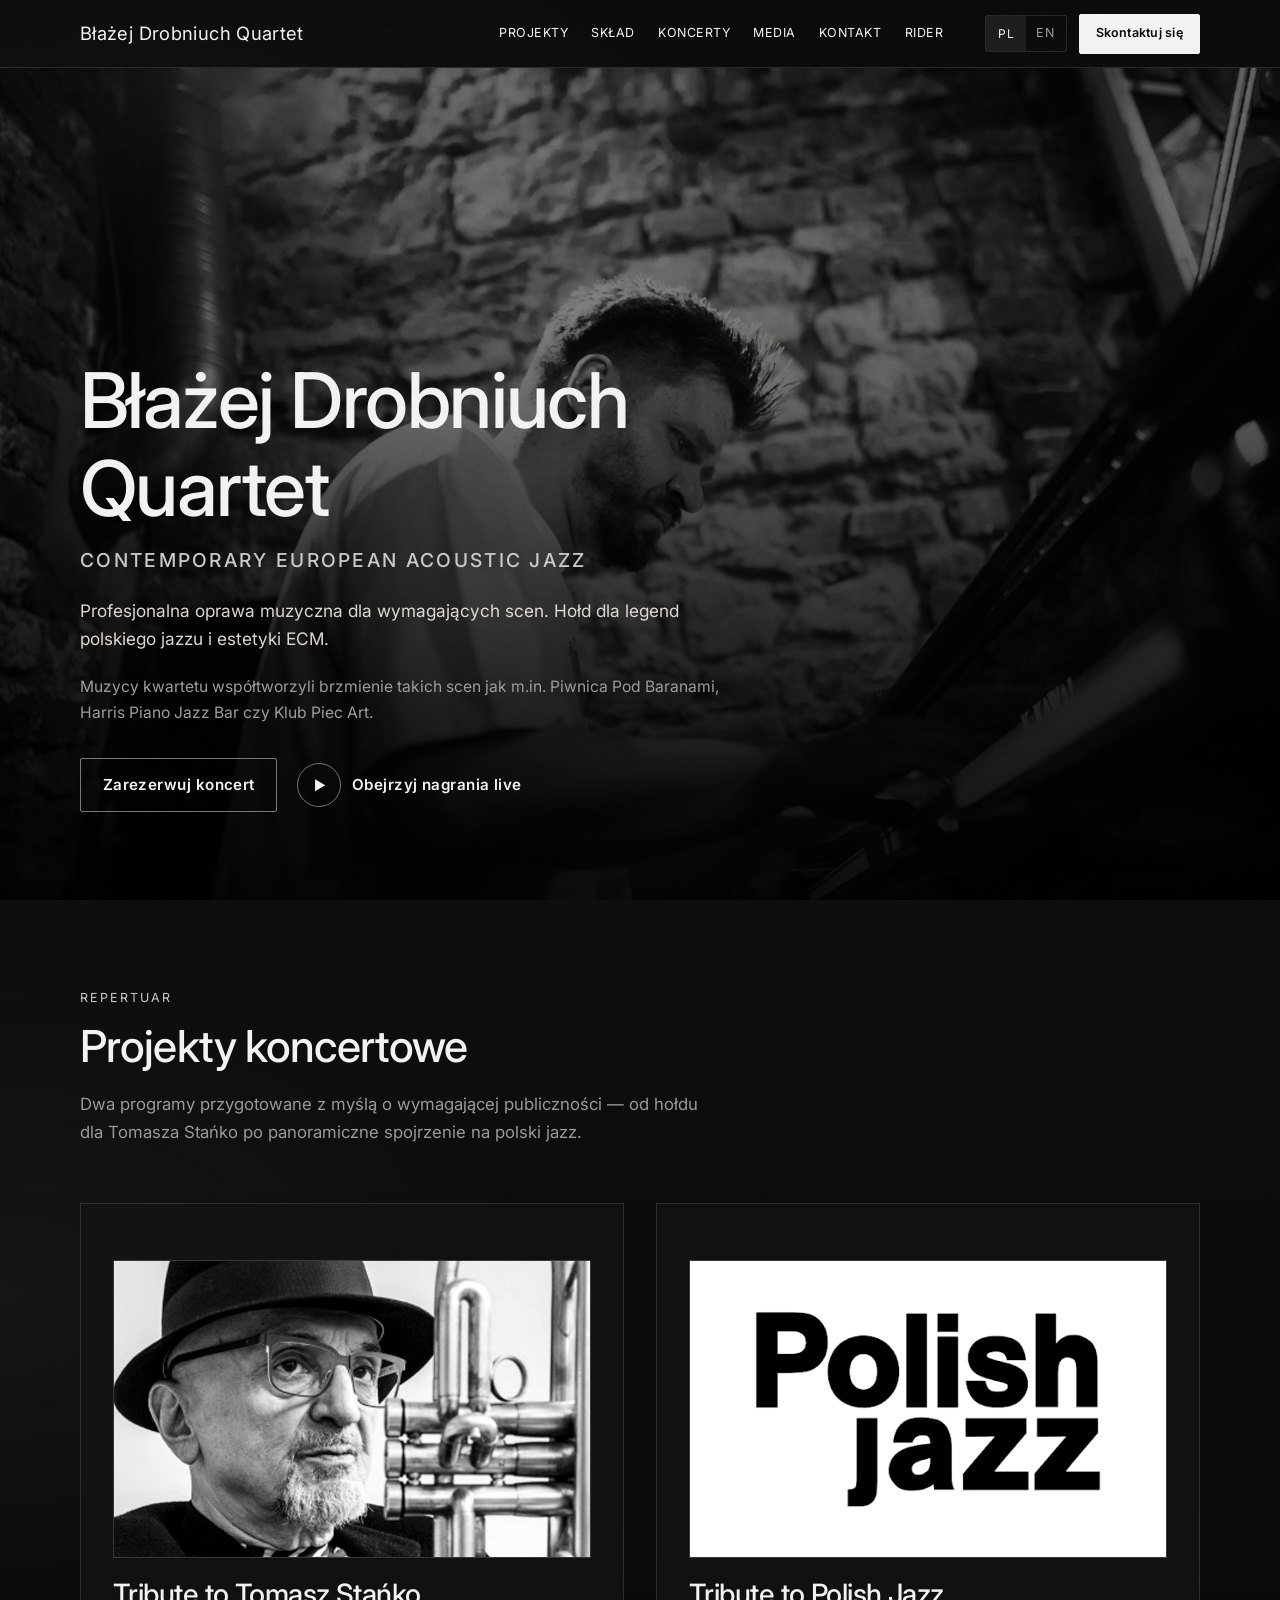
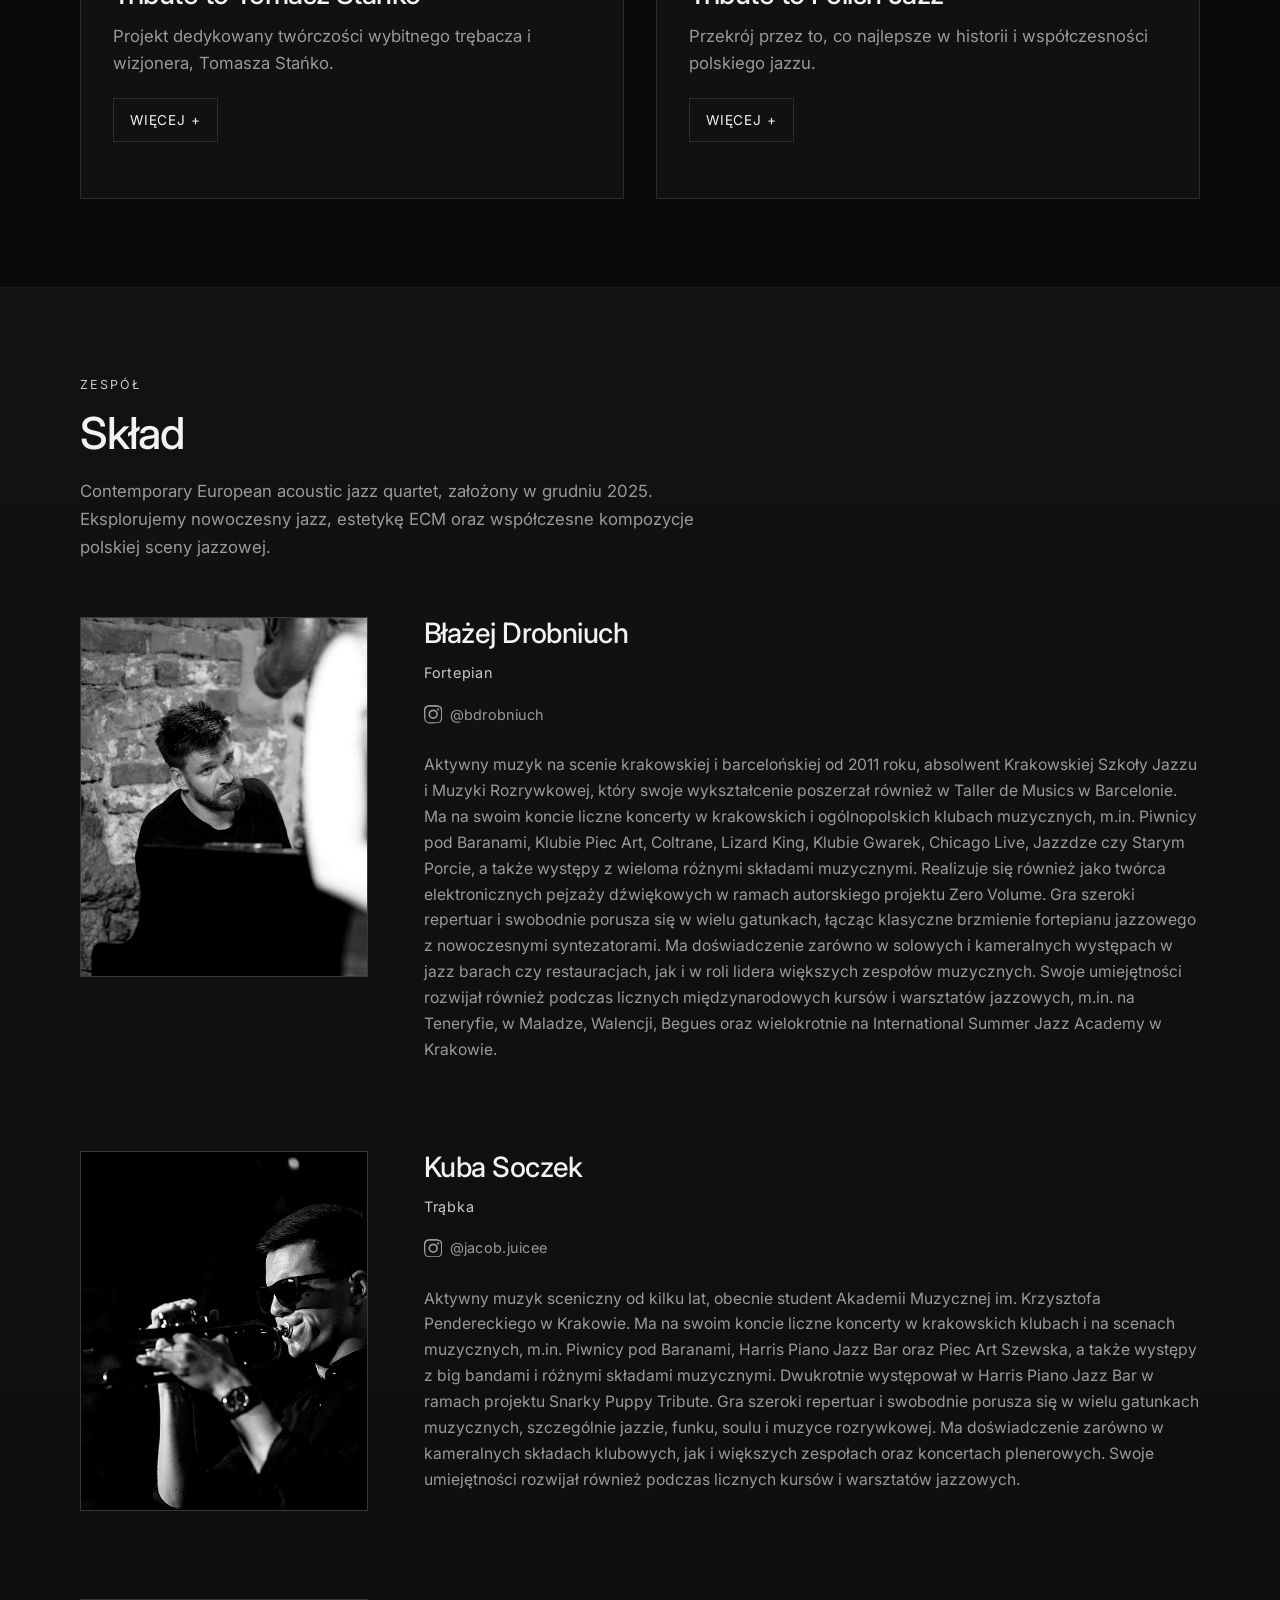
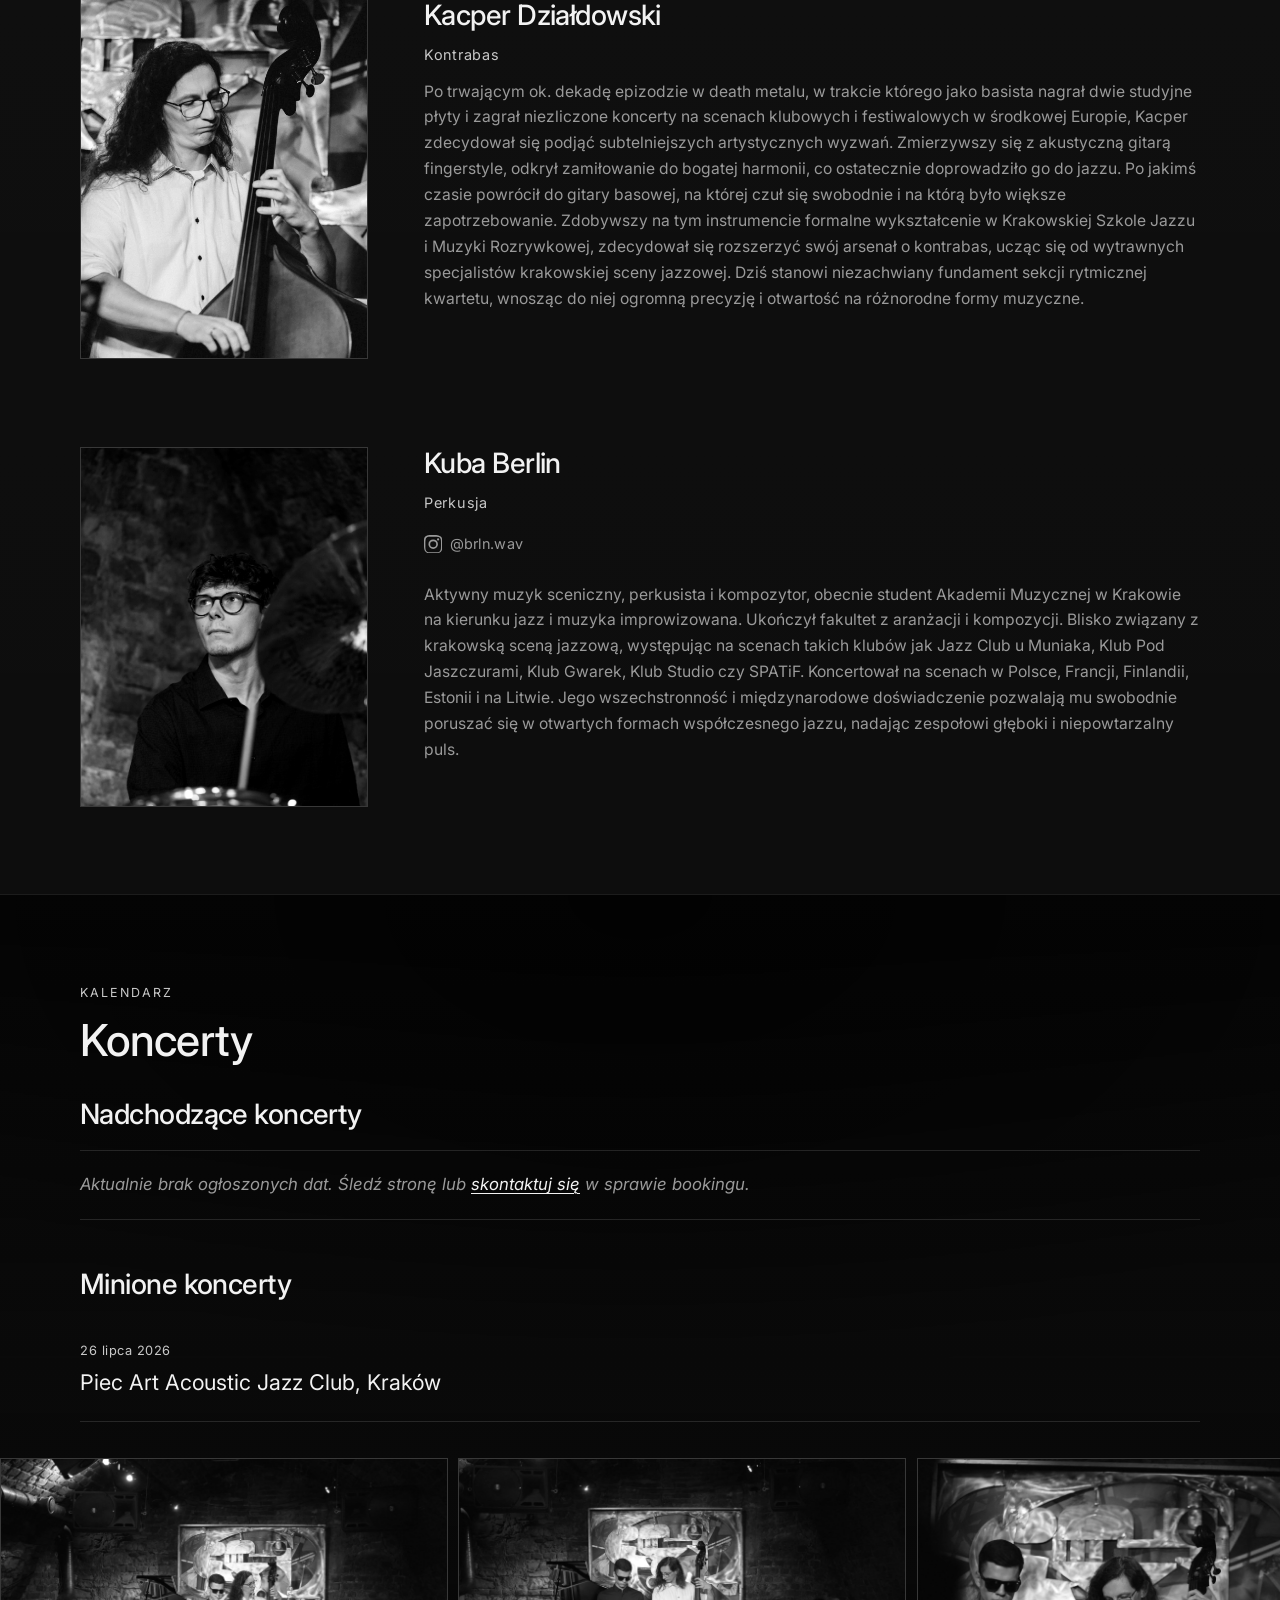
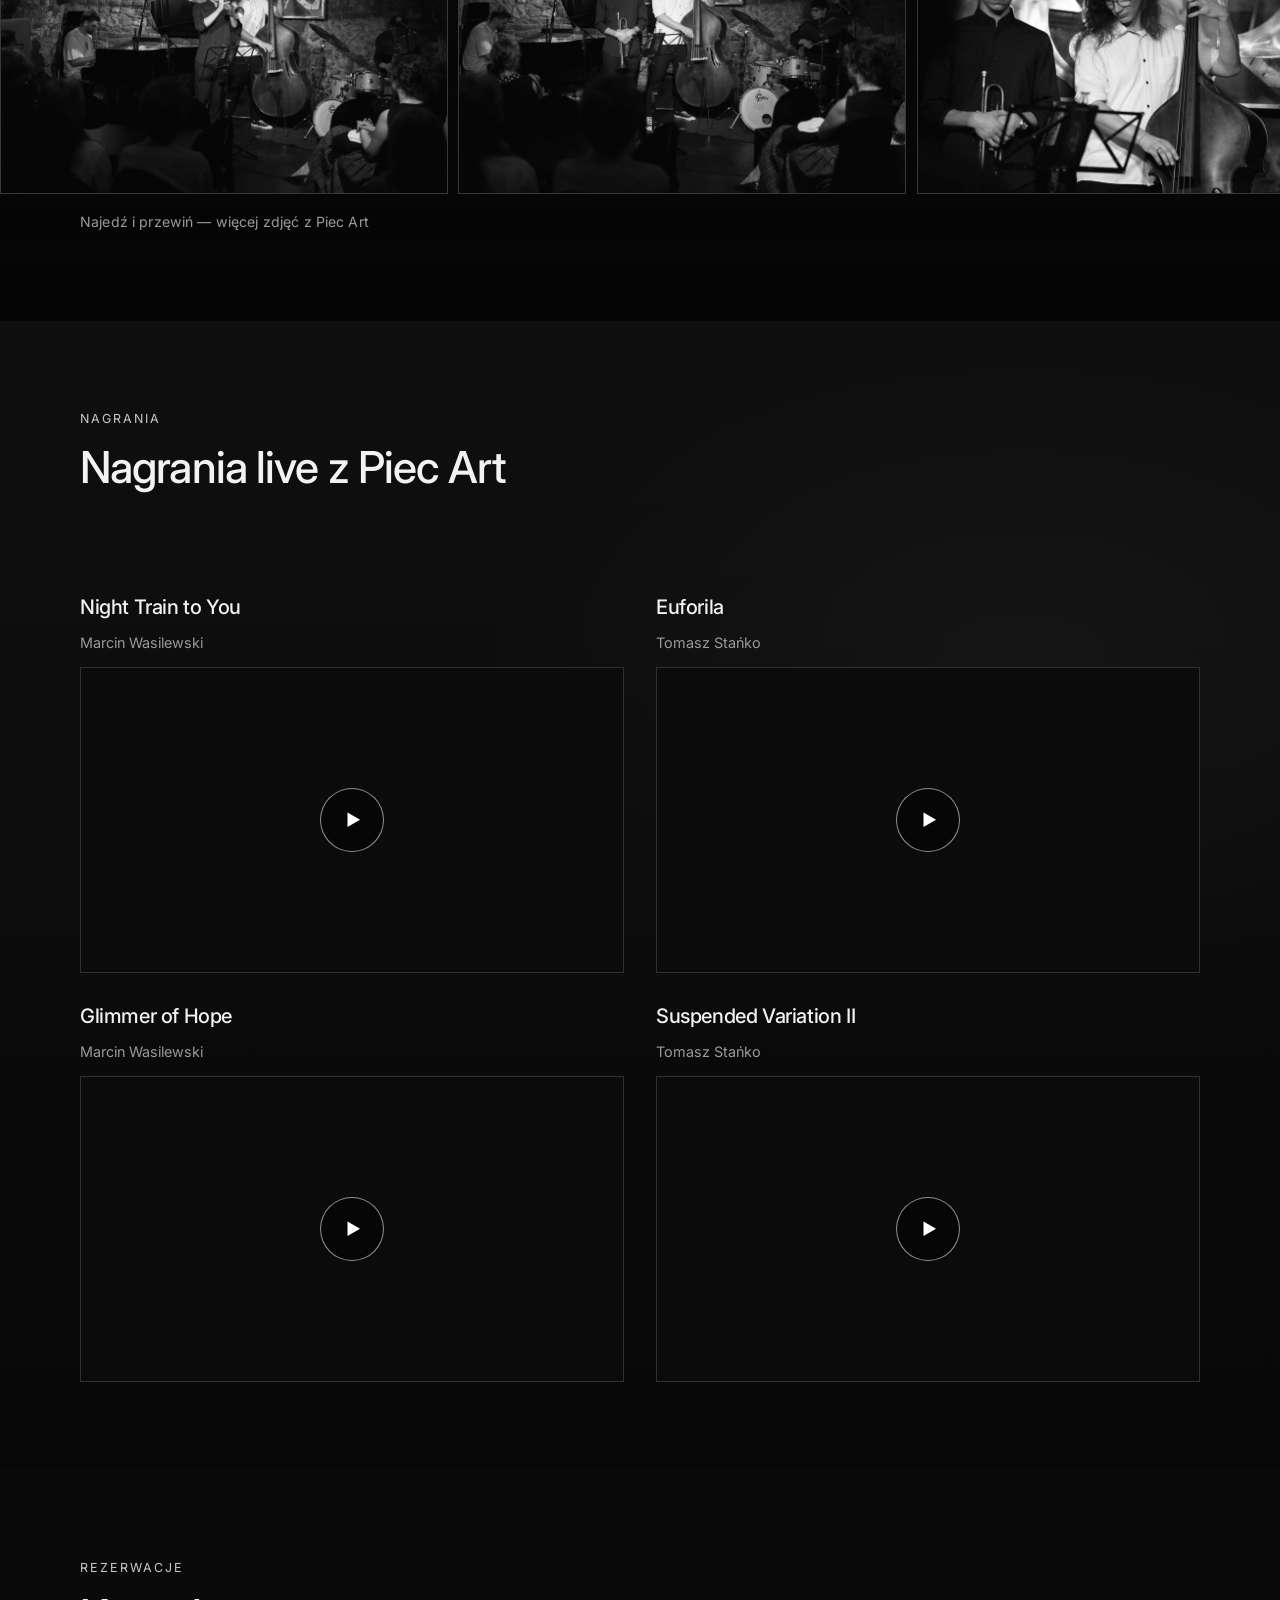
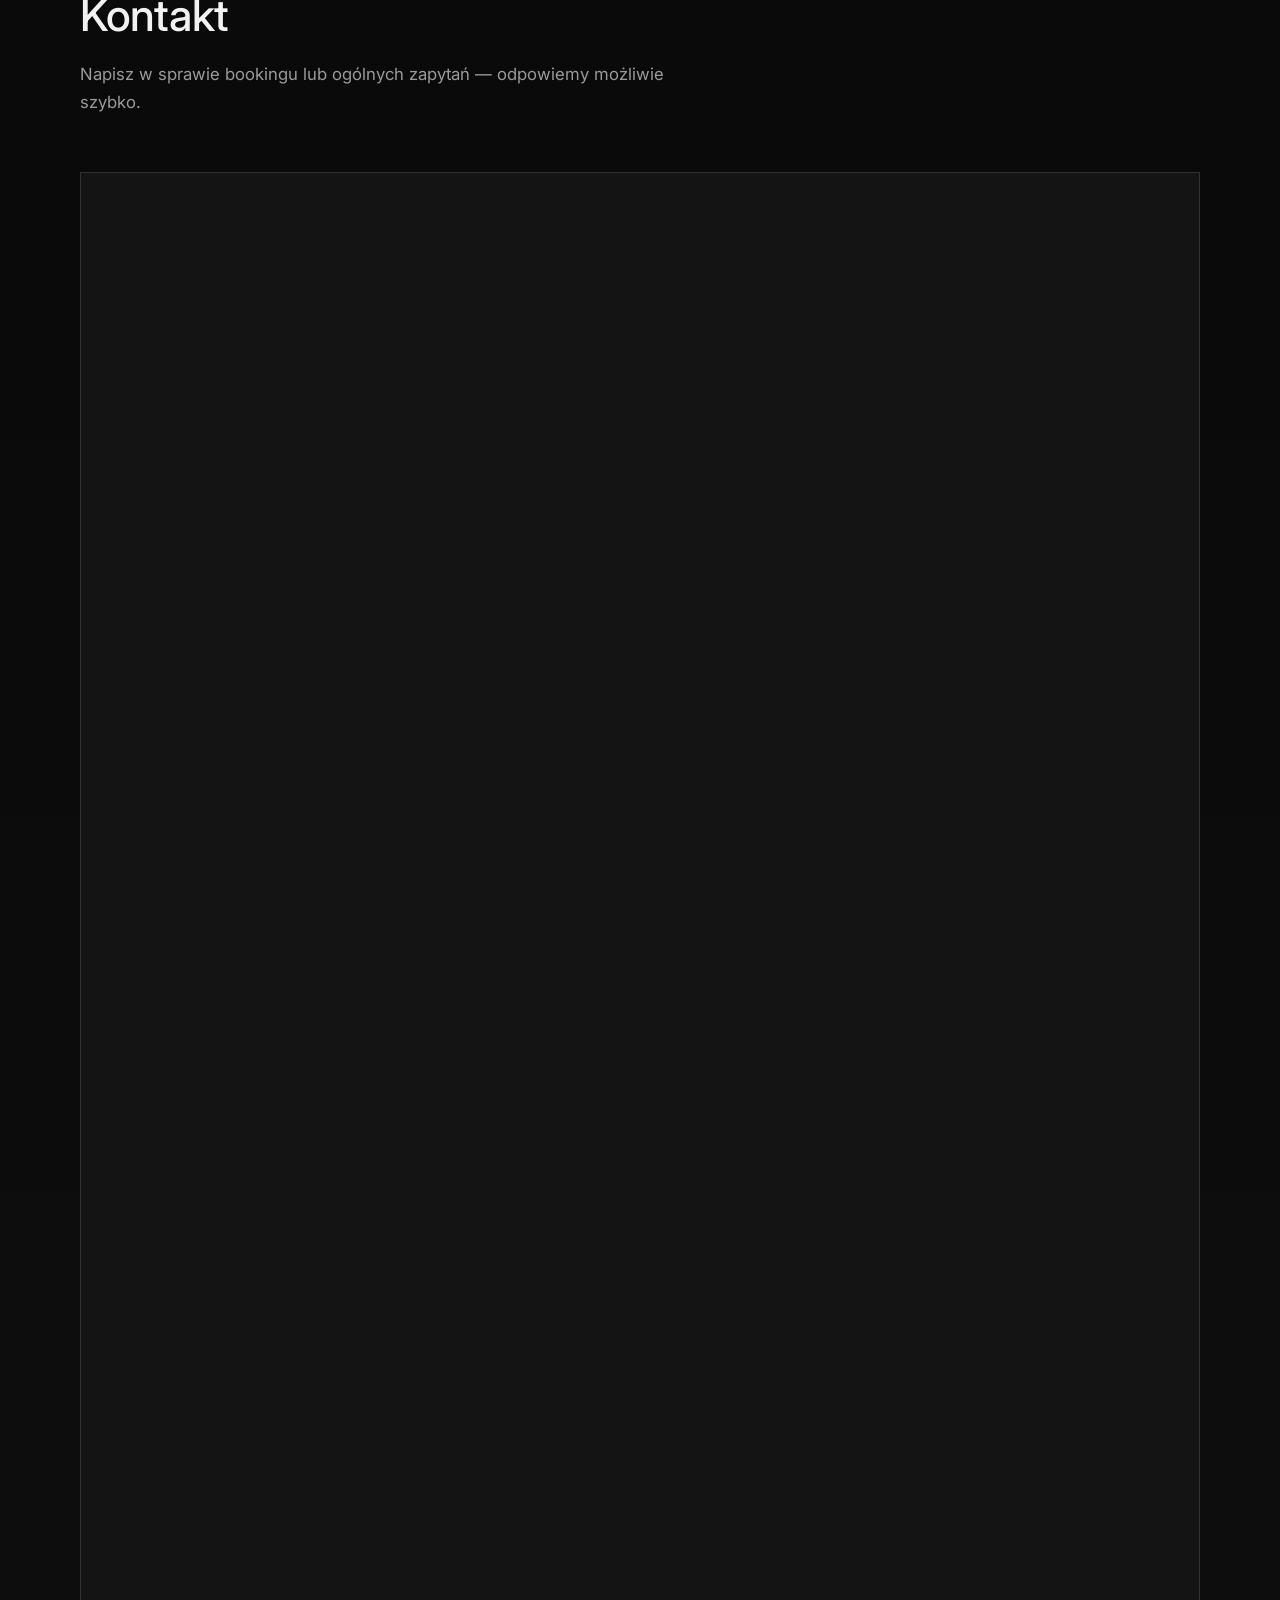
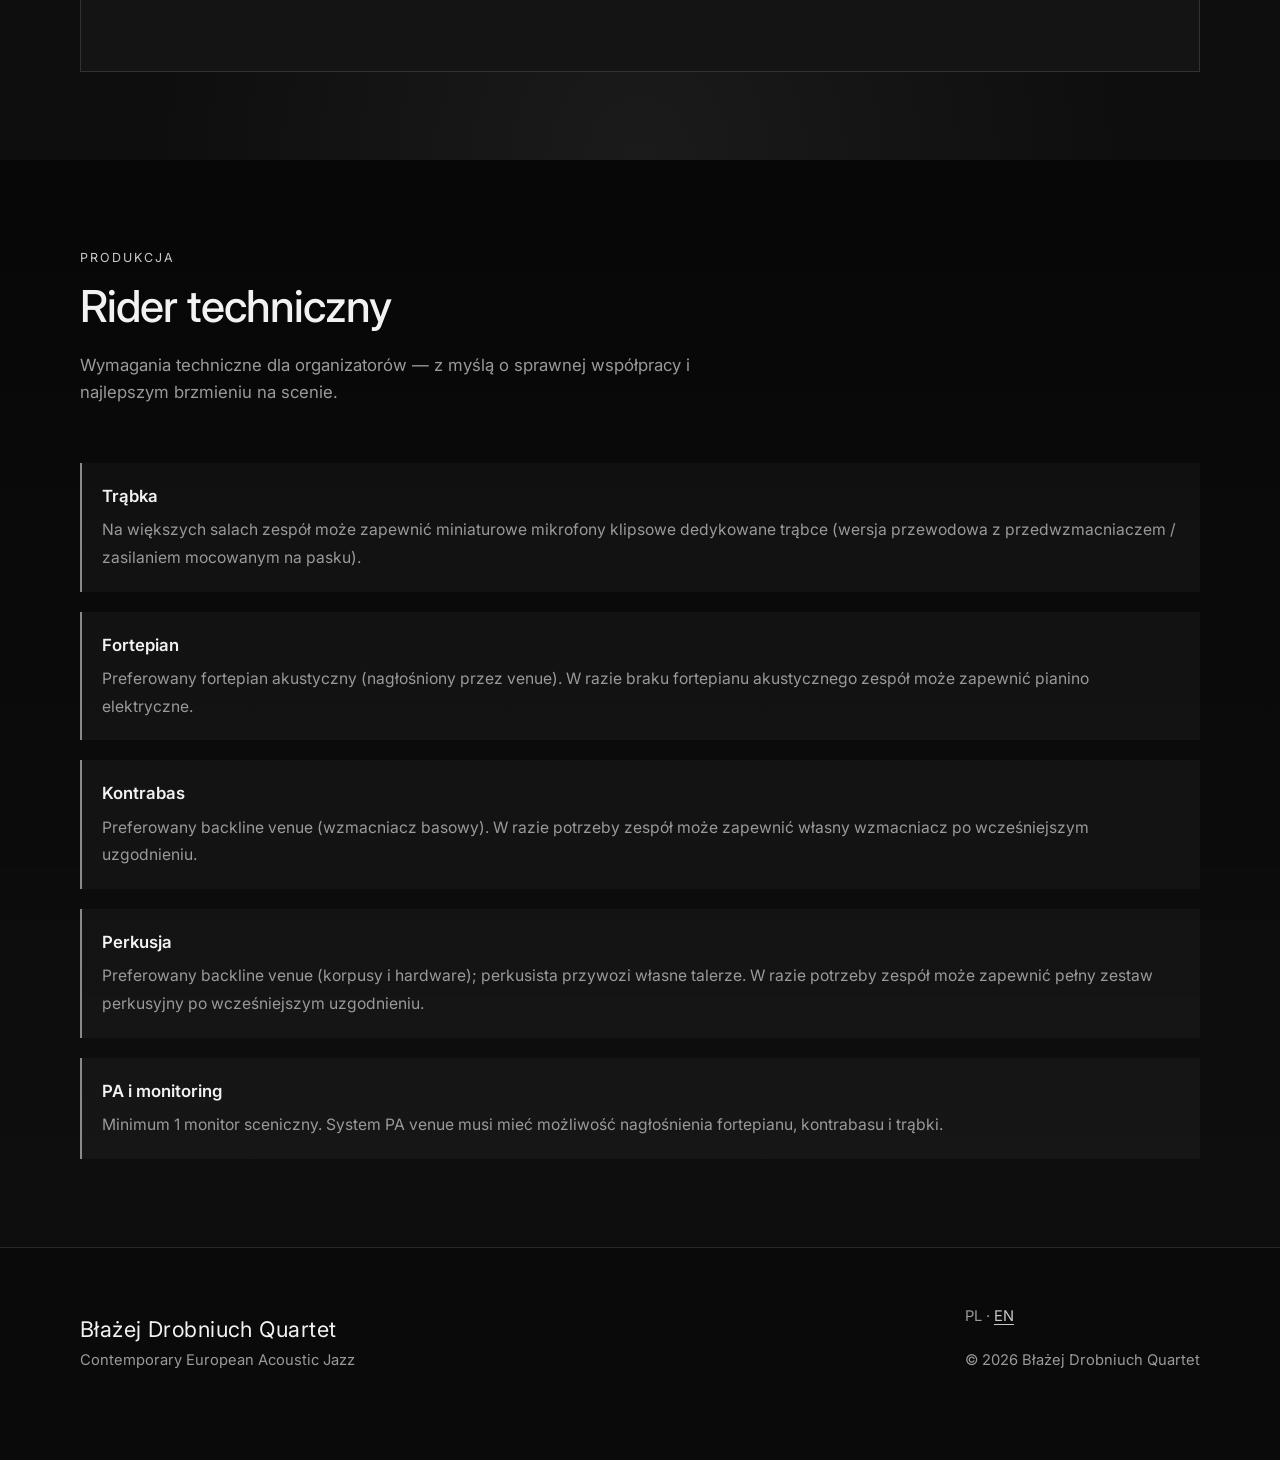
<file: index.html>
<!DOCTYPE html>
<html lang="pl">
  <head>
    <meta charset="utf-8" />
    <meta name="viewport" content="width=device-width, initial-scale=1" />
    <title>Błażej Drobniuch Quartet — Contemporary European Acoustic Jazz</title>
    <meta
      name="description"
      content="Błażej Drobniuch Quartet — contemporary European acoustic jazz. Profesjonalna oprawa muzyczna dla wymagających scen. Hołd dla legend polskiego jazzu i estetyki ECM."
    />
    <link
      rel="canonical"
      href="https://www.blazejdrobniuchquartet.pl/"
    />
    <link
      rel="alternate"
      hreflang="pl"
      href="https://www.blazejdrobniuchquartet.pl/"
    />
    <link
      rel="alternate"
      hreflang="en"
      href="https://www.blazejdrobniuchquartet.pl/en.html"
    />
    <link
      rel="alternate"
      hreflang="x-default"
      href="https://www.blazejdrobniuchquartet.pl/"
    />
    <meta property="og:type" content="website" />
    <meta property="og:locale" content="pl_PL" />
    <meta property="og:locale:alternate" content="en_US" />
    <meta property="og:site_name" content="Błażej Drobniuch Quartet" />
    <meta
      property="og:title"
      content="Błażej Drobniuch Quartet — Contemporary European Acoustic Jazz"
    />
    <meta
      property="og:description"
      content="Profesjonalna oprawa muzyczna dla wymagających scen. Hołd dla legend polskiego jazzu i estetyki ECM."
    />
    <meta
      property="og:url"
      content="https://www.blazejdrobniuchquartet.pl/"
    />
    <meta
      property="og:image"
      content="https://www.blazejdrobniuchquartet.pl/images/concerts/piec-art-krakow-2026-07-26/hero-bg.jpg"
    />
    <meta name="twitter:card" content="summary_large_image" />
    <meta
      name="twitter:title"
      content="Błażej Drobniuch Quartet — Contemporary European Acoustic Jazz"
    />
    <meta
      name="twitter:description"
      content="Profesjonalna oprawa muzyczna dla wymagających scen. Hołd dla legend polskiego jazzu i estetyki ECM."
    />
    <meta
      name="twitter:image"
      content="https://www.blazejdrobniuchquartet.pl/images/concerts/piec-art-krakow-2026-07-26/hero-bg.jpg"
    />
    <meta name="referrer" content="strict-origin-when-cross-origin" />
    <link rel="preconnect" href="https://fonts.googleapis.com" />
    <link rel="preconnect" href="https://fonts.gstatic.com" crossorigin />
    <link
      href="https://fonts.googleapis.com/css2?family=Inter:wght@400;500;600;700&display=swap"
      rel="stylesheet"
    />
    <link rel="stylesheet" href="./css/style.css" />
    <link rel="icon" href="./favicon.svg" type="image/svg+xml" />
    <script type="application/ld+json">
      {
        "@context": "https://schema.org",
        "@type": "MusicGroup",
        "@id": "https://www.blazejdrobniuchquartet.pl/#musicgroup",
        "name": "Błażej Drobniuch Quartet",
        "alternateName": "Blazej Drobniuch Quartet",
        "url": "https://www.blazejdrobniuchquartet.pl/",
        "image": "https://www.blazejdrobniuchquartet.pl/images/concerts/piec-art-krakow-2026-07-26/hero-bg.jpg",
        "description": "Contemporary European acoustic jazz quartet. Profesjonalna oprawa muzyczna dla wymagających scen. Hołd dla legend polskiego jazzu i estetyki ECM.",
        "genre": ["Jazz", "Contemporary jazz", "Acoustic jazz", "European jazz"],
        "foundingDate": "2025-12",
        "inLanguage": ["pl", "en"],
        "sameAs": [
          "https://www.instagram.com/bdrobniuch/"
        ],
        "member": [
          {
            "@type": "OrganizationRole",
            "roleName": "Piano",
            "member": {
              "@type": "Person",
              "name": "Błażej Drobniuch",
              "sameAs": "https://www.instagram.com/bdrobniuch/"
            }
          },
          {
            "@type": "OrganizationRole",
            "roleName": "Trumpet",
            "member": {
              "@type": "Person",
              "name": "Kuba Soczek",
              "sameAs": "https://www.instagram.com/jacob.juicee/"
            }
          },
          {
            "@type": "OrganizationRole",
            "roleName": "Double bass",
            "member": {
              "@type": "Person",
              "name": "Kacper Działdowski"
            }
          },
          {
            "@type": "OrganizationRole",
            "roleName": "Drums",
            "member": {
              "@type": "Person",
              "name": "Kuba Berlin",
              "sameAs": "https://www.instagram.com/brln.wav/"
            }
          }
        ]
      }
    </script>
  </head>
  <body>
    <a class="skip-link" href="#main">Przejdź do treści</a>
    <div class="page-atmosphere" aria-hidden="true"></div>
    <div class="score-lines" aria-hidden="true"></div>
    <div class="grain" aria-hidden="true"></div>

    <header class="site-header">
      <div class="site-header__inner">
        <a class="brand" href="./index.html">Błażej Drobniuch Quartet</a>
        <button
          class="nav-toggle"
          type="button"
          aria-expanded="false"
          aria-controls="site-nav"
          aria-label="Otwórz menu nawigacji"
        >
          <span class="nav-toggle__bars" aria-hidden="true"><span></span></span>
        </button>
        <nav
          id="site-nav"
          class="site-nav"
          aria-label="Nawigacja główna"
        >
          <ul class="site-nav__list">
            <li><a href="#projekty">Projekty</a></li>
            <li><a href="#sklad">Skład</a></li>
            <li><a href="#koncerty">Koncerty</a></li>
            <li><a href="#media">Media</a></li>
            <li><a href="#kontakt">Kontakt</a></li>
            <li><a href="#rider">Rider</a></li>
          </ul>
          <div class="nav-actions">
            <div class="lang-switch" aria-label="Wybór języka">
              <span aria-current="true">PL</span>
              <a href="./en.html" lang="en" hreflang="en">EN</a>
            </div>
            <a class="btn btn--primary header-cta" href="#kontakt"
              >Skontaktuj się</a
            >
          </div>
        </nav>
      </div>
    </header>

    <main id="main">
      <section class="hero" aria-labelledby="hero-brand">
        <div class="hero__media" aria-hidden="true">
          <img
            src="./images/concerts/piec-art-krakow-2026-07-26/hero-bg.jpg"
            alt=""
            width="1600"
            height="1067"
          />
          <div class="hero__shade"></div>
        </div>
        <div class="hero__content">
          <h1 id="hero-brand" class="hero__brand">Błażej Drobniuch Quartet</h1>
          <p class="hero__headline">Contemporary European Acoustic Jazz</p>
          <p class="hero__lead">
            Profesjonalna oprawa muzyczna dla wymagających scen. Hołd dla legend
            polskiego jazzu i estetyki ECM.
          </p>
          <p class="hero__proof">
            Muzycy kwartetu współtworzyli brzmienie takich scen jak m.in.
            Piwnica Pod Baranami, Harris Piano Jazz Bar czy Klub Piec Art.
          </p>
          <div class="hero__actions">
            <a class="btn btn--ghost" href="#kontakt">Zarezerwuj koncert</a>
            <a class="hero__play" href="#media" aria-label="Obejrzyj nagrania live z koncertu w Piec Art">
              <span class="hero__play-icon" aria-hidden="true">
                <svg viewBox="0 0 12 14" xmlns="http://www.w3.org/2000/svg">
                  <path d="M1 1.2v11.6L11 7 1 1.2z" />
                </svg>
              </span>
              Obejrzyj nagrania live
            </a>
          </div>
        </div>
      </section>

      <section id="projekty" class="section" aria-labelledby="projekty-heading">
        <div class="section__inner">
          <span class="section__eyebrow reveal">Repertuar</span>
          <h2 id="projekty-heading" class="reveal">Projekty koncertowe</h2>
          <p class="section__intro reveal">
            Dwa programy przygotowane z myślą o wymagającej publiczności —
            od hołdu dla Tomasza Stańko po panoramiczne spojrzenie na polski
            jazz.
          </p>
          <div class="projects">
            <article class="project reveal">
              <div class="project__icon">
                <img
                  src="./images/others/tomasz-stanko.jpg"
                  alt="Tomasz Stańko"
                  width="800"
                  height="500"
                  loading="lazy"
                />
              </div>
              <h3 class="project__title">Tribute to Tomasz Stańko</h3>
              <p class="project__teaser">
                Projekt dedykowany twórczości wybitnego trębacza i wizjonera,
                Tomasza Stańko.
              </p>
              <button
                class="project__toggle"
                type="button"
                aria-expanded="false"
                aria-controls="project-stanko-details"
              >
                Więcej
              </button>
              <div
                id="project-stanko-details"
                class="project__details"
                hidden
              >
                <p>
                  Koncert stanowiący głęboki hołd dla unikalnego brzmienia i
                  estetyki Tomasza Stańko. Nasz kwartet sięga po kompozycje
                  mistrza, eksplorując ich słowiańską melancholię, liryzm oraz
                  przestrzenne, improwizowane formy charakterystyczne dla
                  europejskiego jazzu i wytwórni ECM. To propozycja idealna dla
                  wymagającej publiczności, ceniącej głębię i emocjonalny
                  przekaz w muzyce improwizowanej.
                </p>
                <p class="project__option">
                  <strong>Konferansjerka (opcja na życzenie)</strong>
                  Koncert wzbogacony o anegdoty z życia Tomasza Stańki i historie
                  jego utworów, co buduje świetną więź z publicznością.
                </p>
              </div>
            </article>

            <article class="project reveal reveal-delay-1">
              <div class="project__icon">
                <img
                  src="./images/others/polish-jazz.jpg"
                  alt="Polish Jazz"
                  width="800"
                  height="500"
                  loading="lazy"
                />
              </div>
              <h3 class="project__title">Tribute to Polish Jazz</h3>
              <p class="project__teaser">
                Przekrój przez to, co najlepsze w historii i współczesności
                polskiego jazzu.
              </p>
              <button
                class="project__toggle"
                type="button"
                aria-expanded="false"
                aria-controls="project-polish-details"
              >
                Więcej
              </button>
              <div
                id="project-polish-details"
                class="project__details"
                hidden
              >
                <p>
                  Wyjątkowy program koncertowy prezentujący bogactwo polskiej
                  szkoły jazzu. W repertuarze tego projektu znajdują się
                  nieśmiertelne, światowej klasy kompozycje takich legend jak
                  Krzysztof Komeda, Victor Young, Bronisław Kaper oraz Jan
                  Ptaszyn Wróblewski. Całość dopełniają utwory współczesnych
                  mistrzów polskiej sceny: Marcina Wasilewskiego, Macieja Obary
                  i Tomasza Stańko. Koncert ten to fascynująca podróż łącząca
                  tradycję z nowoczesnym, europejskim brzmieniem.
                </p>
                <p class="project__option">
                  <strong>Konferansjerka (opcja na życzenie)</strong>
                  Koncert przeplatany opowieściami o legendach polskiego jazzu i
                  kontekstem ich kompozycji, tworzący unikalne,
                  edukacyjno-artystyczne doświadczenie.
                </p>
              </div>
            </article>
          </div>
        </div>
      </section>

      <section id="sklad" class="section section--alt" aria-labelledby="sklad-heading">
        <div class="section__inner">
          <span class="section__eyebrow reveal">Zespół</span>
          <h2 id="sklad-heading" class="reveal">Skład</h2>
          <p class="section__intro reveal">
            Contemporary European acoustic jazz quartet, założony w grudniu
            2025. Eksplorujemy nowoczesny jazz, estetykę ECM oraz współczesne
            kompozycje polskiej sceny jazzowej.
          </p>
          <div class="lineup">
            <article class="member reveal">
              <div class="member__photo">
                <img
                  src="./images/band-members/blazej-drobniuch.jpg"
                  alt="Błażej Drobniuch przy fortepianie"
                  width="800"
                  height="1000"
                  loading="lazy"
                />
              </div>
              <div>
                <h3>Błażej Drobniuch</h3>
                <p class="member__role">Fortepian</p>
                <a
                  class="member__social"
                  href="https://www.instagram.com/bdrobniuch/"
                  target="_blank"
                  rel="noopener noreferrer"
                  aria-label="Instagram Błażeja Drobniucha: @bdrobniuch"
                >
                  <svg class="member__social-icon" viewBox="0 0 24 24" aria-hidden="true">
                    <path
                      fill="currentColor"
                      d="M12 2.2c3.2 0 3.6 0 4.9.1 1.2.1 1.9.3 2.3.4.6.2 1 .5 1.5 1 .4.4.7.9 1 1.5.2.4.4 1.1.4 2.3.1 1.3.1 1.7.1 4.9s0 3.6-.1 4.9c-.1 1.2-.3 1.9-.4 2.3-.2.6-.5 1-1 1.5-.4.4-.9.7-1.5 1-.4.2-1.1.4-2.3.4-1.3.1-1.7.1-4.9.1s-3.6 0-4.9-.1c-1.2-.1-1.9-.3-2.3-.4-.6-.2-1-.5-1.5-1-.4-.4-.7-.9-1-1.5-.2-.4-.4-1.1-.4-2.3-.1-1.3-.1-1.7-.1-4.9s0-3.6.1-4.9c.1-1.2.3-1.9.4-2.3.2-.6.5-1 1-1.5.4-.4.9-.7 1.5-1 .4-.2 1.1-.4 2.3-.4C8.4 2.2 8.8 2.2 12 2.2m0-2.2C8.7 0 8.3 0 7 0 5.7.1 4.8.3 4 .6c-.9.3-1.6.8-2.3 1.5C1 2.8.6 3.5.3 4.4.1 5.2-.1 6.1 0 7.4 0 8.7 0 9.1 0 12s0 3.3.1 4.6c.1 1.3.3 2.2.6 3 .3.9.8 1.6 1.5 2.3.7.7 1.4 1.1 2.3 1.5.8.3 1.7.5 3 .6C8.3 24 8.7 24 12 24s3.3 0 4.6-.1c1.3-.1 2.2-.3 3-.6.9-.3 1.6-.8 2.3-1.5.7-.7 1.1-1.4 1.5-2.3.3-.8.5-1.7.6-3 .1-1.3.1-1.7.1-4.6s0-3.3-.1-4.6c-.1-1.3-.3-2.2-.6-3-.3-.9-.8-1.6-1.5-2.3C20.6 1.4 19.9 1 19 .6c-.8-.3-1.7-.5-3-.6C15.3 0 14.9 0 12 0zm0 5.8a6.2 6.2 0 1 0 0 12.4 6.2 6.2 0 0 0 0-12.4zm0 10.2a4 4 0 1 1 0-8 4 4 0 0 1 0 8zm6.4-11.7a1.4 1.4 0 1 0 0 2.9 1.4 1.4 0 0 0 0-2.9z"
                    />
                  </svg>
                  <span>@bdrobniuch</span>
                </a>
                <p class="member__bio">
                  Aktywny muzyk na scenie krakowskiej i barcelońskiej od 2011
                  roku, absolwent Krakowskiej Szkoły Jazzu i Muzyki
                  Rozrywkowej, który swoje wykształcenie poszerzał również w
                  Taller de Musics w Barcelonie. Ma na swoim koncie liczne
                  koncerty w krakowskich i ogólnopolskich klubach muzycznych,
                  m.in. Piwnicy pod Baranami, Klubie Piec Art, Coltrane, Lizard
                  King, Klubie Gwarek, Chicago Live, Jazzdze czy Starym Porcie,
                  a także występy z wieloma różnymi składami muzycznymi.
                  Realizuje się również jako twórca elektronicznych pejzaży
                  dźwiękowych w ramach autorskiego projektu Zero Volume. Gra
                  szeroki repertuar i swobodnie porusza się w wielu gatunkach,
                  łącząc klasyczne brzmienie fortepianu jazzowego z nowoczesnymi
                  syntezatorami. Ma doświadczenie zarówno w solowych i
                  kameralnych występach w jazz barach czy restauracjach, jak i w
                  roli lidera większych zespołów muzycznych. Swoje umiejętności
                  rozwijał również podczas licznych międzynarodowych kursów i
                  warsztatów jazzowych, m.in. na Teneryfie, w Maladze,
                  Walencji, Begues oraz wielokrotnie na International Summer
                  Jazz Academy w Krakowie.
                </p>
              </div>
            </article>

            <article class="member reveal">
              <div class="member__photo">
                <img
                  src="./images/band-members/kuba-soczek.jpeg"
                  alt="Kuba Soczek"
                  width="800"
                  height="1000"
                  loading="lazy"
                />
              </div>
              <div>
                <h3>Kuba Soczek</h3>
                <p class="member__role">Trąbka</p>
                <a
                  class="member__social"
                  href="https://www.instagram.com/jacob.juicee/"
                  target="_blank"
                  rel="noopener noreferrer"
                  aria-label="Instagram Kuby Soczka: @jacob.juicee"
                >
                  <svg class="member__social-icon" viewBox="0 0 24 24" aria-hidden="true">
                    <path
                      fill="currentColor"
                      d="M12 2.2c3.2 0 3.6 0 4.9.1 1.2.1 1.9.3 2.3.4.6.2 1 .5 1.5 1 .4.4.7.9 1 1.5.2.4.4 1.1.4 2.3.1 1.3.1 1.7.1 4.9s0 3.6-.1 4.9c-.1 1.2-.3 1.9-.4 2.3-.2.6-.5 1-1 1.5-.4.4-.9.7-1.5 1-.4.2-1.1.4-2.3.4-1.3.1-1.7.1-4.9.1s-3.6 0-4.9-.1c-1.2-.1-1.9-.3-2.3-.4-.6-.2-1-.5-1.5-1-.4-.4-.7-.9-1-1.5-.2-.4-.4-1.1-.4-2.3-.1-1.3-.1-1.7-.1-4.9s0-3.6.1-4.9c.1-1.2.3-1.9.4-2.3.2-.6.5-1 1-1.5.4-.4.9-.7 1.5-1 .4-.2 1.1-.4 2.3-.4C8.4 2.2 8.8 2.2 12 2.2m0-2.2C8.7 0 8.3 0 7 0 5.7.1 4.8.3 4 .6c-.9.3-1.6.8-2.3 1.5C1 2.8.6 3.5.3 4.4.1 5.2-.1 6.1 0 7.4 0 8.7 0 9.1 0 12s0 3.3.1 4.6c.1 1.3.3 2.2.6 3 .3.9.8 1.6 1.5 2.3.7.7 1.4 1.1 2.3 1.5.8.3 1.7.5 3 .6C8.3 24 8.7 24 12 24s3.3 0 4.6-.1c1.3-.1 2.2-.3 3-.6.9-.3 1.6-.8 2.3-1.5.7-.7 1.1-1.4 1.5-2.3.3-.8.5-1.7.6-3 .1-1.3.1-1.7.1-4.6s0-3.3-.1-4.6c-.1-1.3-.3-2.2-.6-3-.3-.9-.8-1.6-1.5-2.3C20.6 1.4 19.9 1 19 .6c-.8-.3-1.7-.5-3-.6C15.3 0 14.9 0 12 0zm0 5.8a6.2 6.2 0 1 0 0 12.4 6.2 6.2 0 0 0 0-12.4zm0 10.2a4 4 0 1 1 0-8 4 4 0 0 1 0 8zm6.4-11.7a1.4 1.4 0 1 0 0 2.9 1.4 1.4 0 0 0 0-2.9z"
                    />
                  </svg>
                  <span>@jacob.juicee</span>
                </a>
                <p class="member__bio">
                  Aktywny muzyk sceniczny od kilku lat, obecnie student Akademii
                  Muzycznej im. Krzysztofa Pendereckiego w Krakowie. Ma na
                  swoim koncie liczne koncerty w krakowskich klubach i na
                  scenach muzycznych, m.in. Piwnicy pod Baranami, Harris Piano
                  Jazz Bar oraz Piec Art Szewska, a także występy z big bandami
                  i różnymi składami muzycznymi. Dwukrotnie występował w Harris
                  Piano Jazz Bar w ramach projektu Snarky Puppy Tribute. Gra
                  szeroki repertuar i swobodnie porusza się w wielu gatunkach
                  muzycznych, szczególnie jazzie, funku, soulu i muzyce
                  rozrywkowej. Ma doświadczenie zarówno w kameralnych składach
                  klubowych, jak i większych zespołach oraz koncertach
                  plenerowych. Swoje umiejętności rozwijał również podczas
                  licznych kursów i warsztatów jazzowych.
                </p>
              </div>
            </article>

            <article class="member reveal">
              <div class="member__photo">
                <img
                  src="./images/band-members/kacper-dzialdowski.jpg"
                  alt="Kacper Działdowski"
                  width="800"
                  height="1000"
                  loading="lazy"
                />
              </div>
              <div>
                <h3>Kacper Działdowski</h3>
                <p class="member__role">Kontrabas</p>
                <p class="member__bio">
                  Po trwającym ok. dekadę epizodzie w death metalu, w trakcie
                  którego jako basista nagrał dwie studyjne płyty i zagrał
                  niezliczone koncerty na scenach klubowych i festiwalowych w
                  środkowej Europie, Kacper zdecydował się podjąć subtelniejszych
                  artystycznych wyzwań. Zmierzywszy się z akustyczną gitarą
                  fingerstyle, odkrył zamiłowanie do bogatej harmonii, co
                  ostatecznie doprowadziło go do jazzu. Po jakimś czasie
                  powrócił do gitary basowej, na której czuł się swobodnie i na
                  którą było większe zapotrzebowanie. Zdobywszy na tym
                  instrumencie formalne wykształcenie w Krakowskiej Szkole
                  Jazzu i Muzyki Rozrywkowej, zdecydował się rozszerzyć swój
                  arsenał o kontrabas, ucząc się od wytrawnych specjalistów
                  krakowskiej sceny jazzowej. Dziś stanowi niezachwiany fundament
                  sekcji rytmicznej kwartetu, wnosząc do niej ogromną precyzję i
                  otwartość na różnorodne formy muzyczne.
                </p>
              </div>
            </article>

            <article class="member reveal">
              <div class="member__photo">
                <img
                  src="./images/band-members/kuba-berlin.jpeg"
                  alt="Kuba Berlin"
                  width="800"
                  height="1000"
                  loading="lazy"
                />
              </div>
              <div>
                <h3>Kuba Berlin</h3>
                <p class="member__role">Perkusja</p>
                <a
                  class="member__social"
                  href="https://www.instagram.com/brln.wav/"
                  target="_blank"
                  rel="noopener noreferrer"
                  aria-label="Instagram Kuby Berlina: @brln.wav"
                >
                  <svg class="member__social-icon" viewBox="0 0 24 24" aria-hidden="true">
                    <path
                      fill="currentColor"
                      d="M12 2.2c3.2 0 3.6 0 4.9.1 1.2.1 1.9.3 2.3.4.6.2 1 .5 1.5 1 .4.4.7.9 1 1.5.2.4.4 1.1.4 2.3.1 1.3.1 1.7.1 4.9s0 3.6-.1 4.9c-.1 1.2-.3 1.9-.4 2.3-.2.6-.5 1-1 1.5-.4.4-.9.7-1.5 1-.4.2-1.1.4-2.3.4-1.3.1-1.7.1-4.9.1s-3.6 0-4.9-.1c-1.2-.1-1.9-.3-2.3-.4-.6-.2-1-.5-1.5-1-.4-.4-.7-.9-1-1.5-.2-.4-.4-1.1-.4-2.3-.1-1.3-.1-1.7-.1-4.9s0-3.6.1-4.9c.1-1.2.3-1.9.4-2.3.2-.6.5-1 1-1.5.4-.4.9-.7 1.5-1 .4-.2 1.1-.4 2.3-.4C8.4 2.2 8.8 2.2 12 2.2m0-2.2C8.7 0 8.3 0 7 0 5.7.1 4.8.3 4 .6c-.9.3-1.6.8-2.3 1.5C1 2.8.6 3.5.3 4.4.1 5.2-.1 6.1 0 7.4 0 8.7 0 9.1 0 12s0 3.3.1 4.6c.1 1.3.3 2.2.6 3 .3.9.8 1.6 1.5 2.3.7.7 1.4 1.1 2.3 1.5.8.3 1.7.5 3 .6C8.3 24 8.7 24 12 24s3.3 0 4.6-.1c1.3-.1 2.2-.3 3-.6.9-.3 1.6-.8 2.3-1.5.7-.7 1.1-1.4 1.5-2.3.3-.8.5-1.7.6-3 .1-1.3.1-1.7.1-4.6s0-3.3-.1-4.6c-.1-1.3-.3-2.2-.6-3-.3-.9-.8-1.6-1.5-2.3C20.6 1.4 19.9 1 19 .6c-.8-.3-1.7-.5-3-.6C15.3 0 14.9 0 12 0zm0 5.8a6.2 6.2 0 1 0 0 12.4 6.2 6.2 0 0 0 0-12.4zm0 10.2a4 4 0 1 1 0-8 4 4 0 0 1 0 8zm6.4-11.7a1.4 1.4 0 1 0 0 2.9 1.4 1.4 0 0 0 0-2.9z"
                    />
                  </svg>
                  <span>@brln.wav</span>
                </a>
                <p class="member__bio">
                  Aktywny muzyk sceniczny, perkusista i kompozytor, obecnie
                  student Akademii Muzycznej w Krakowie na kierunku jazz i
                  muzyka improwizowana. Ukończył fakultet z aranżacji i
                  kompozycji. Blisko związany z krakowską sceną jazzową,
                  występując na scenach takich klubów jak Jazz Club u Muniaka,
                  Klub Pod Jaszczurami, Klub Gwarek, Klub Studio czy SPATiF.
                  Koncertował
                  na scenach w Polsce, Francji, Finlandii, Estonii i na Litwie.
                  Jego wszechstronność i międzynarodowe doświadczenie pozwalają
                  mu swobodnie poruszać się w otwartych formach współczesnego
                  jazzu, nadając zespołowi głęboki i niepowtarzalny puls.
                </p>
              </div>
            </article>
          </div>
        </div>
      </section>

      <section id="koncerty" class="section" aria-labelledby="koncerty-heading">
        <div class="section__inner">
          <span class="section__eyebrow reveal">Kalendarz</span>
          <h2 id="koncerty-heading" class="reveal">Koncerty</h2>

          <h3 class="reveal" style="margin-top: 2rem">Nadchodzące koncerty</h3>
          <p class="empty-state reveal">
            Aktualnie brak ogłoszonych dat. Śledź stronę lub
            <a href="#kontakt">skontaktuj się</a> w sprawie bookingu.
          </p>

          <h3 class="reveal" style="margin-top: 3rem">Minione koncerty</h3>
          <article class="concert-item reveal">
            <time class="concert-item__date" datetime="2026-07-26"
              >26 lipca 2026</time
            >
            <p class="concert-item__venue">
              Piec Art Acoustic Jazz Club, Kraków
            </p>
          </article>
        </div>

        <div
          class="photo-slider reveal"
          aria-label="Zdjęcia z koncertu Piec Art"
        >
          <div class="photo-slider__track" tabindex="0">
            <a class="photo-slider__slide" href="./images/concerts/piec-art-krakow-2026-07-26/IMG_0810.JPG" target="_blank" rel="noopener noreferrer"><img src="./images/concerts/piec-art-krakow-2026-07-26/IMG_0810.JPG" alt="Piec Art live photo 1" loading="lazy" width="800" height="600" /></a>
            <a class="photo-slider__slide" href="./images/concerts/piec-art-krakow-2026-07-26/IMG_0816.JPG" target="_blank" rel="noopener noreferrer"><img src="./images/concerts/piec-art-krakow-2026-07-26/IMG_0816.JPG" alt="Piec Art live photo 2" loading="lazy" width="800" height="600" /></a>
            <a class="photo-slider__slide" href="./images/concerts/piec-art-krakow-2026-07-26/IMG_0817.JPG" target="_blank" rel="noopener noreferrer"><img src="./images/concerts/piec-art-krakow-2026-07-26/IMG_0817.JPG" alt="Piec Art live photo 3" loading="lazy" width="800" height="600" /></a>
            <a class="photo-slider__slide" href="./images/concerts/piec-art-krakow-2026-07-26/IMG_0818.JPG" target="_blank" rel="noopener noreferrer"><img src="./images/concerts/piec-art-krakow-2026-07-26/IMG_0818.JPG" alt="Piec Art live photo 4" loading="lazy" width="800" height="600" /></a>
            <a class="photo-slider__slide" href="./images/concerts/piec-art-krakow-2026-07-26/IMG_0819.JPG" target="_blank" rel="noopener noreferrer"><img src="./images/concerts/piec-art-krakow-2026-07-26/IMG_0819.JPG" alt="Piec Art live photo 5" loading="lazy" width="800" height="600" /></a>
            <a class="photo-slider__slide" href="./images/concerts/piec-art-krakow-2026-07-26/IMG_0820.JPG" target="_blank" rel="noopener noreferrer"><img src="./images/concerts/piec-art-krakow-2026-07-26/IMG_0820.JPG" alt="Piec Art live photo 6" loading="lazy" width="800" height="600" /></a>
            <a class="photo-slider__slide" href="./images/concerts/piec-art-krakow-2026-07-26/IMG_0821.JPG" target="_blank" rel="noopener noreferrer"><img src="./images/concerts/piec-art-krakow-2026-07-26/IMG_0821.JPG" alt="Piec Art live photo 7" loading="lazy" width="800" height="600" /></a>
            <a class="photo-slider__slide" href="./images/concerts/piec-art-krakow-2026-07-26/IMG_0822.JPG" target="_blank" rel="noopener noreferrer"><img src="./images/concerts/piec-art-krakow-2026-07-26/IMG_0822.JPG" alt="Piec Art live photo 8" loading="lazy" width="800" height="600" /></a>
            <a class="photo-slider__slide" href="./images/concerts/piec-art-krakow-2026-07-26/IMG_0823.JPG" target="_blank" rel="noopener noreferrer"><img src="./images/concerts/piec-art-krakow-2026-07-26/IMG_0823.JPG" alt="Piec Art live photo 9" loading="lazy" width="800" height="600" /></a>
            <a class="photo-slider__slide" href="./images/concerts/piec-art-krakow-2026-07-26/IMG_0824.JPG" target="_blank" rel="noopener noreferrer"><img src="./images/concerts/piec-art-krakow-2026-07-26/IMG_0824.JPG" alt="Piec Art live photo 10" loading="lazy" width="800" height="600" /></a>
          </div>
          <p class="photo-slider__hint">Najedź i przewiń — więcej zdjęć z Piec Art</p>
        </div>
      </section>

      <section id="media" class="section section--alt" aria-labelledby="media-heading">
        <div class="section__inner">
          <span class="section__eyebrow reveal">Nagrania</span>
          <h2 id="media-heading" class="reveal">Nagrania live z Piec Art</h2>
          <p class="section__intro reveal">
            Nagrania z występu w Piec Art Acoustic Jazz Club, Kraków.
          </p>
          <div class="videos">
            <article class="video-card reveal">
              <h3>Night Train to You</h3>
              <p class="video-card__meta">Marcin Wasilewski</p>
              <div
                class="video-embed"
                data-youtube-id="-TSlHHmTCYw"
                data-title="Night Train to You — Marcin Wasilewski (Live at Piec Art)"
              >
                <button
                  class="video-facade"
                  type="button"
                  style="background-image: url('https://i.ytimg.com/vi/-TSlHHmTCYw/hqdefault.jpg')"
                  aria-label="Odtwórz: Night Train to You"
                >
                  <span class="video-facade__play" aria-hidden="true">
                    <svg viewBox="0 0 12 14" xmlns="http://www.w3.org/2000/svg"><path d="M1 1.2v11.6L11 7 1 1.2z" /></svg>
                  </span>
                </button>
              </div>
            </article>
            <article class="video-card reveal reveal-delay-1">
              <h3>Euforila</h3>
              <p class="video-card__meta">Tomasz Stańko</p>
              <div
                class="video-embed"
                data-youtube-id="7US985dAuNo"
                data-title="Euforila — Tomasz Stańko (Live at Piec Art)"
              >
                <button
                  class="video-facade"
                  type="button"
                  style="background-image: url('https://i.ytimg.com/vi/7US985dAuNo/hqdefault.jpg')"
                  aria-label="Odtwórz: Euforila"
                >
                  <span class="video-facade__play" aria-hidden="true">
                    <svg viewBox="0 0 12 14" xmlns="http://www.w3.org/2000/svg"><path d="M1 1.2v11.6L11 7 1 1.2z" /></svg>
                  </span>
                </button>
              </div>
            </article>
            <article class="video-card reveal">
              <h3>Glimmer of Hope</h3>
              <p class="video-card__meta">Marcin Wasilewski</p>
              <div
                class="video-embed"
                data-youtube-id="vxuFP-Xwrq4"
                data-title="Glimmer of Hope — Marcin Wasilewski (Live at Piec Art)"
              >
                <button
                  class="video-facade"
                  type="button"
                  style="background-image: url('https://i.ytimg.com/vi/vxuFP-Xwrq4/hqdefault.jpg')"
                  aria-label="Odtwórz: Glimmer of Hope"
                >
                  <span class="video-facade__play" aria-hidden="true">
                    <svg viewBox="0 0 12 14" xmlns="http://www.w3.org/2000/svg"><path d="M1 1.2v11.6L11 7 1 1.2z" /></svg>
                  </span>
                </button>
              </div>
            </article>
            <article class="video-card reveal reveal-delay-1">
              <h3>Suspended Variation II</h3>
              <p class="video-card__meta">Tomasz Stańko</p>
              <div
                class="video-embed"
                data-youtube-id="FgKs2QfFlXk"
                data-title="Suspended Variation II — Tomasz Stańko (Live at Piec Art)"
              >
                <button
                  class="video-facade"
                  type="button"
                  style="background-image: url('https://i.ytimg.com/vi/FgKs2QfFlXk/hqdefault.jpg')"
                  aria-label="Odtwórz: Suspended Variation II"
                >
                  <span class="video-facade__play" aria-hidden="true">
                    <svg viewBox="0 0 12 14" xmlns="http://www.w3.org/2000/svg"><path d="M1 1.2v11.6L11 7 1 1.2z" /></svg>
                  </span>
                </button>
              </div>
            </article>
          </div>
        </div>
      </section>

      <section id="kontakt" class="section" aria-labelledby="kontakt-heading">
        <div class="section__inner">
          <span class="section__eyebrow reveal">Rezerwacje</span>
          <h2 id="kontakt-heading" class="reveal">Kontakt</h2>
          <p class="section__intro reveal">
            Napisz w sprawie bookingu lub ogólnych zapytań — odpowiemy możliwie
            szybko.
          </p>
          <div class="form-embed reveal">
            <iframe
              src="https://docs.google.com/forms/d/e/1FAIpQLSfs8z9_Ab3gWICOR7NXiY0HZhUlJd8-riAv6WyTOXL9Ni853w/viewform?embedded=true"
              width="640"
              height="1500"
              title="Formularz kontaktowy Błażej Drobniuch Quartet"
              >Ładuję…</iframe
            >
          </div>
        </div>
      </section>

      <section id="rider" class="section section--alt" aria-labelledby="rider-heading">
        <div class="section__inner">
          <span class="section__eyebrow reveal">Produkcja</span>
          <h2 id="rider-heading" class="reveal">Rider techniczny</h2>
          <p class="section__intro reveal">
            Wymagania techniczne dla organizatorów — z myślą o sprawnej
            współpracy i najlepszym brzmieniu na scenie.
          </p>
          <ul class="rider-list reveal">
            <li>
              <strong>Trąbka</strong>
              <span
                >Na większych salach zespół może zapewnić miniaturowe mikrofony
                klipsowe dedykowane trąbce (wersja przewodowa z przedwzmacniaczem
                / zasilaniem mocowanym na pasku).</span
              >
            </li>
            <li>
              <strong>Fortepian</strong>
              <span
                >Preferowany fortepian akustyczny (nagłośniony przez
                venue). W razie braku fortepianu akustycznego zespół może
                zapewnić pianino elektryczne.</span
              >
            </li>
            <li>
              <strong>Kontrabas</strong>
              <span
                >Preferowany backline venue (wzmacniacz basowy). W razie
                potrzeby zespół może zapewnić własny wzmacniacz po wcześniejszym
                uzgodnieniu.</span
              >
            </li>
            <li>
              <strong>Perkusja</strong>
              <span
                >Preferowany backline venue (korpusy i hardware); perkusista
                przywozi własne talerze. W razie potrzeby zespół może zapewnić
                pełny zestaw perkusyjny po wcześniejszym uzgodnieniu.</span
              >
            </li>
            <li>
              <strong>PA i monitoring</strong>
              <span
                >Minimum 1 monitor sceniczny. System PA venue musi mieć
                możliwość nagłośnienia fortepianu, kontrabasu i trąbki.</span
              >
            </li>
          </ul>
        </div>
      </section>
    </main>

    <footer class="site-footer">
      <div class="site-footer__inner">
        <div>
          <a class="brand" href="./index.html">Błażej Drobniuch Quartet</a>
          <p>Contemporary European Acoustic Jazz</p>
        </div>
        <div>
          <p>
            <span lang="pl">PL</span>
            ·
            <a href="./en.html" lang="en" hreflang="en">EN</a>
          </p>
          <p>&copy; <span id="year">2026</span> Błażej Drobniuch Quartet</p>
        </div>
      </div>
    </footer>

    <script src="./js/app.js" defer></script>
  </body>
</html>
</file>
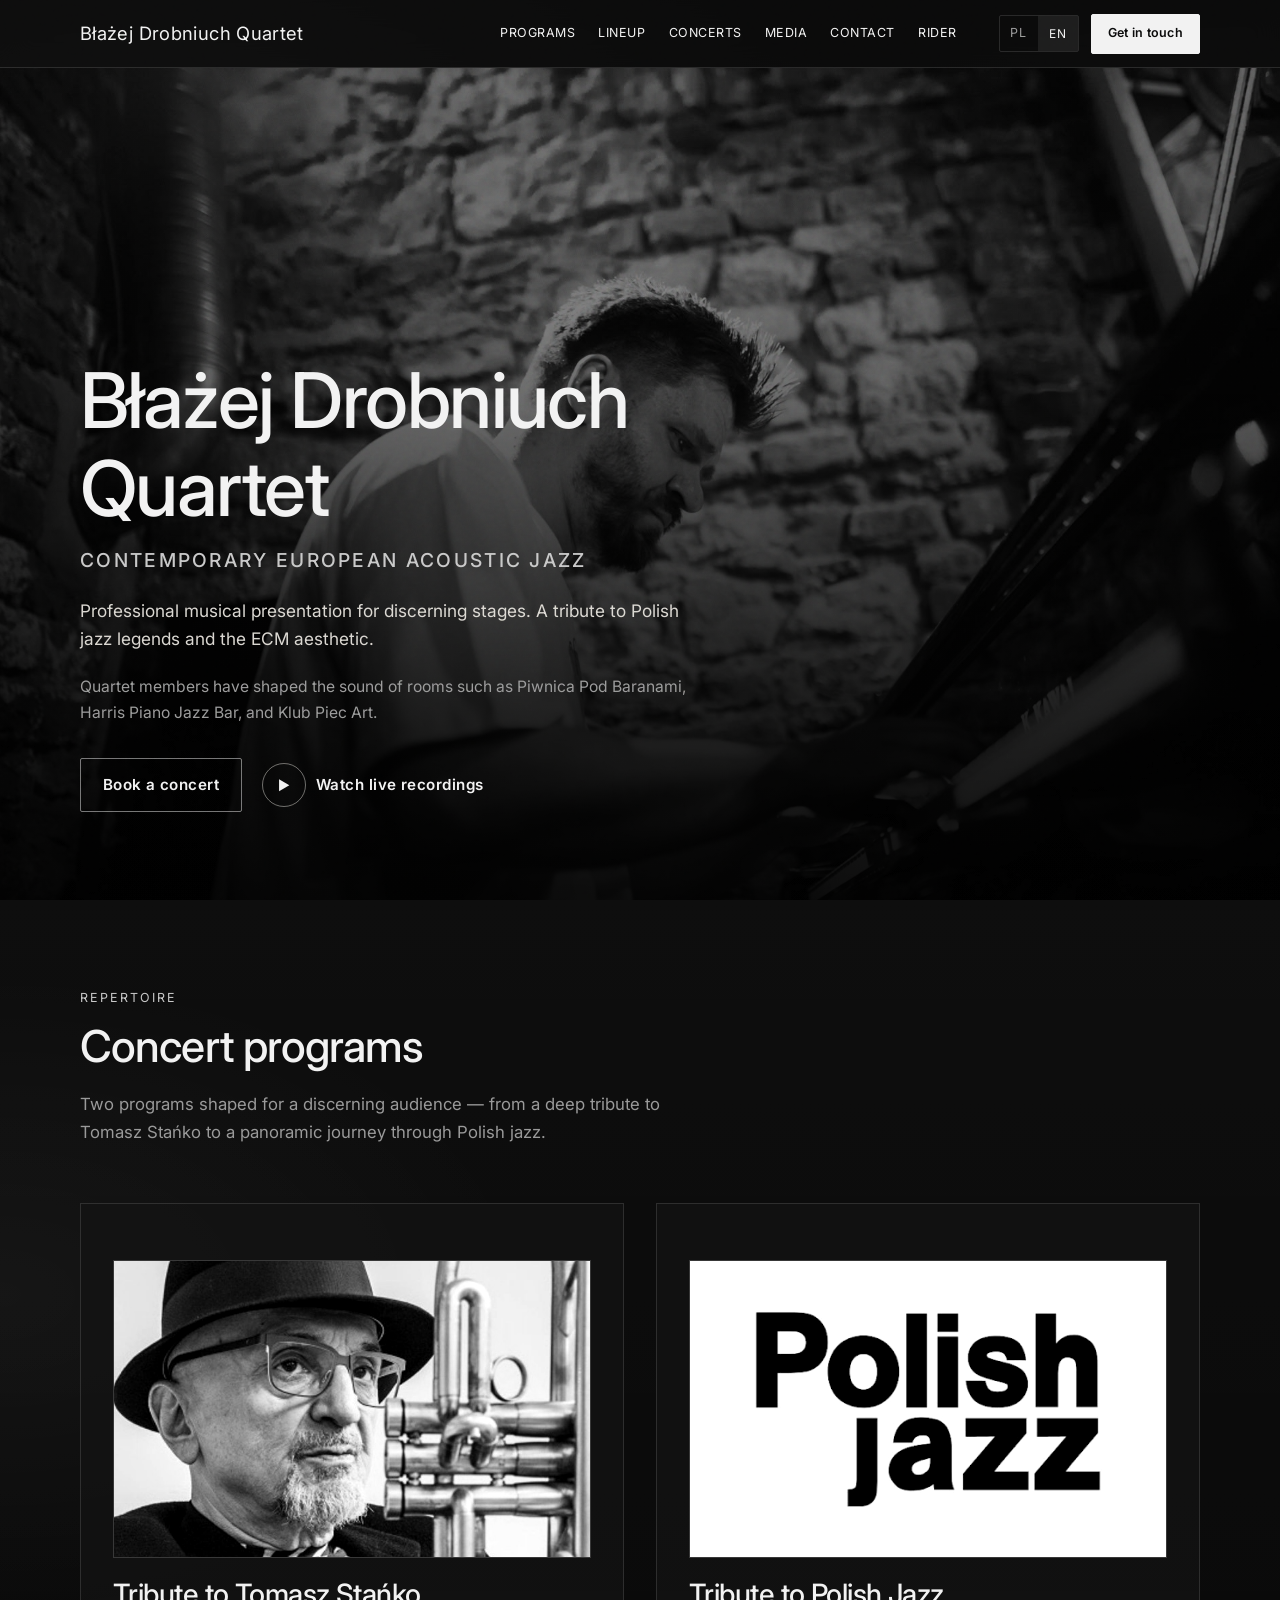
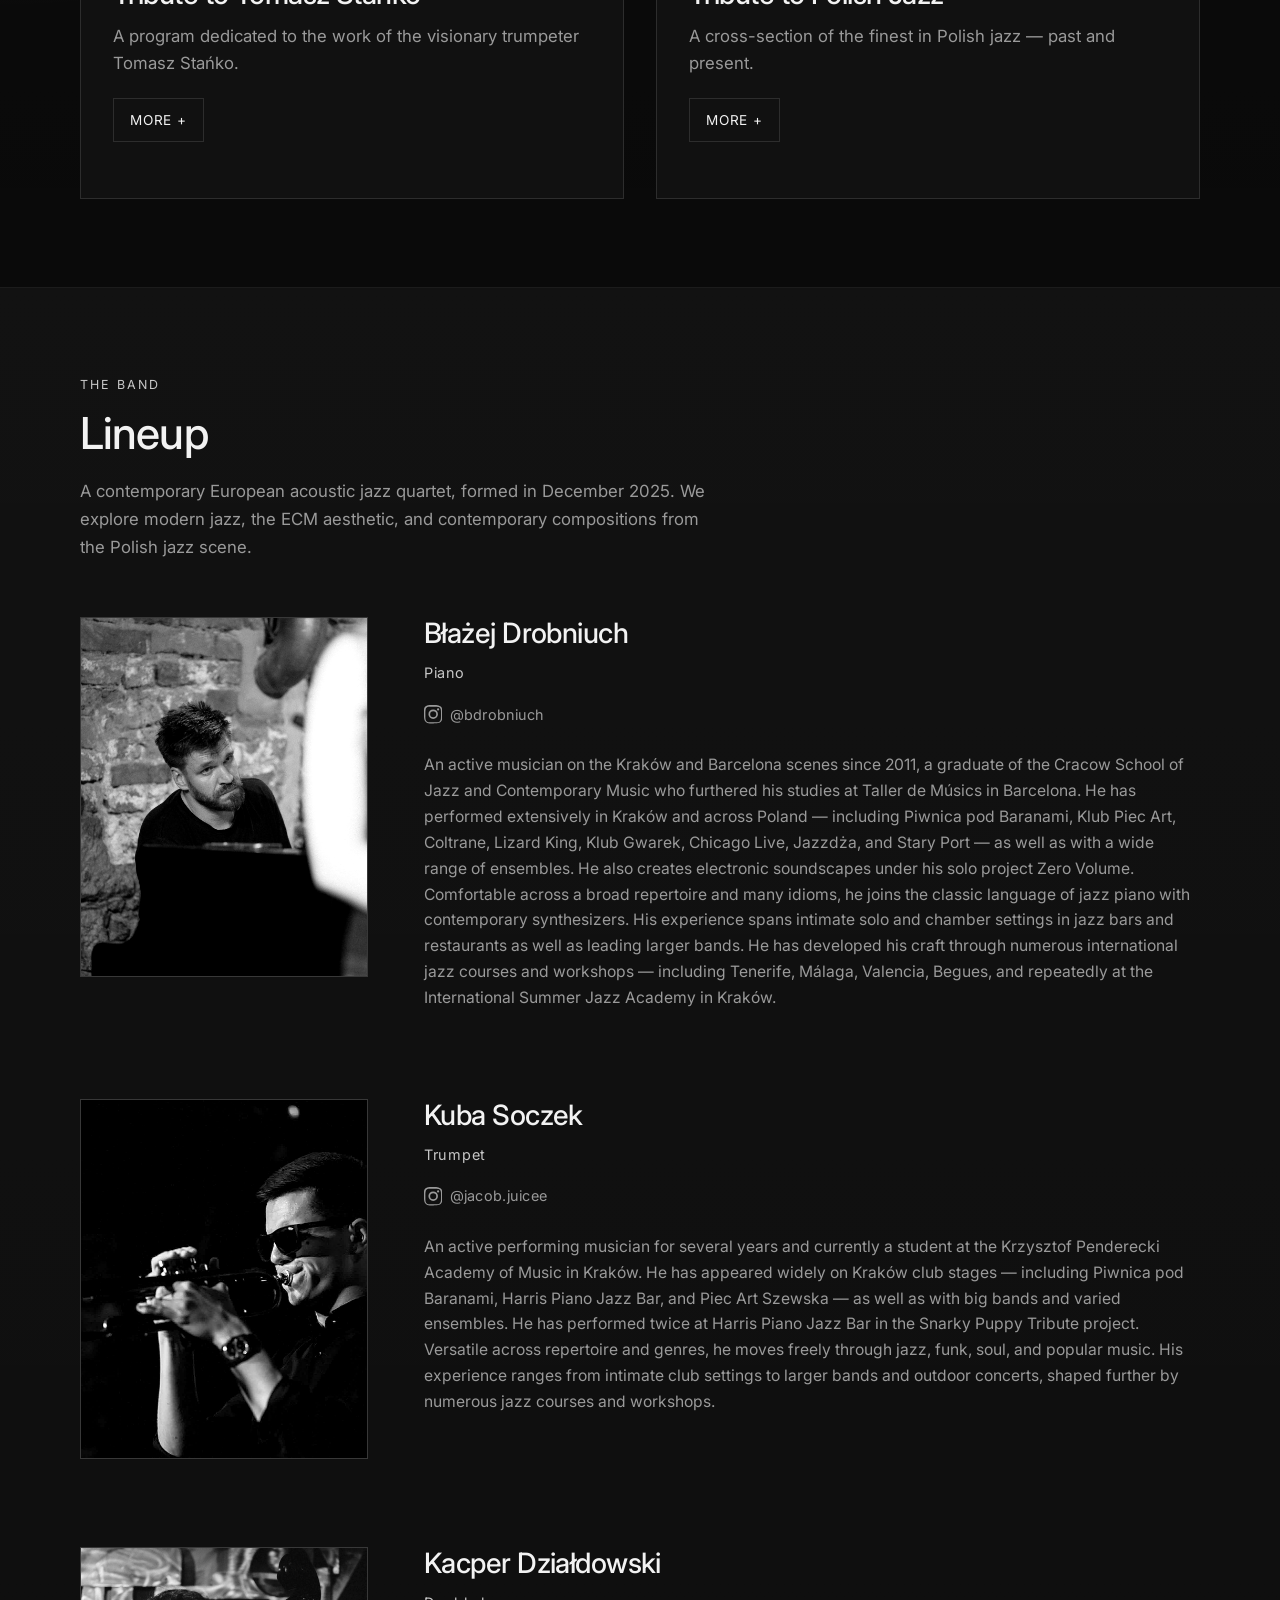
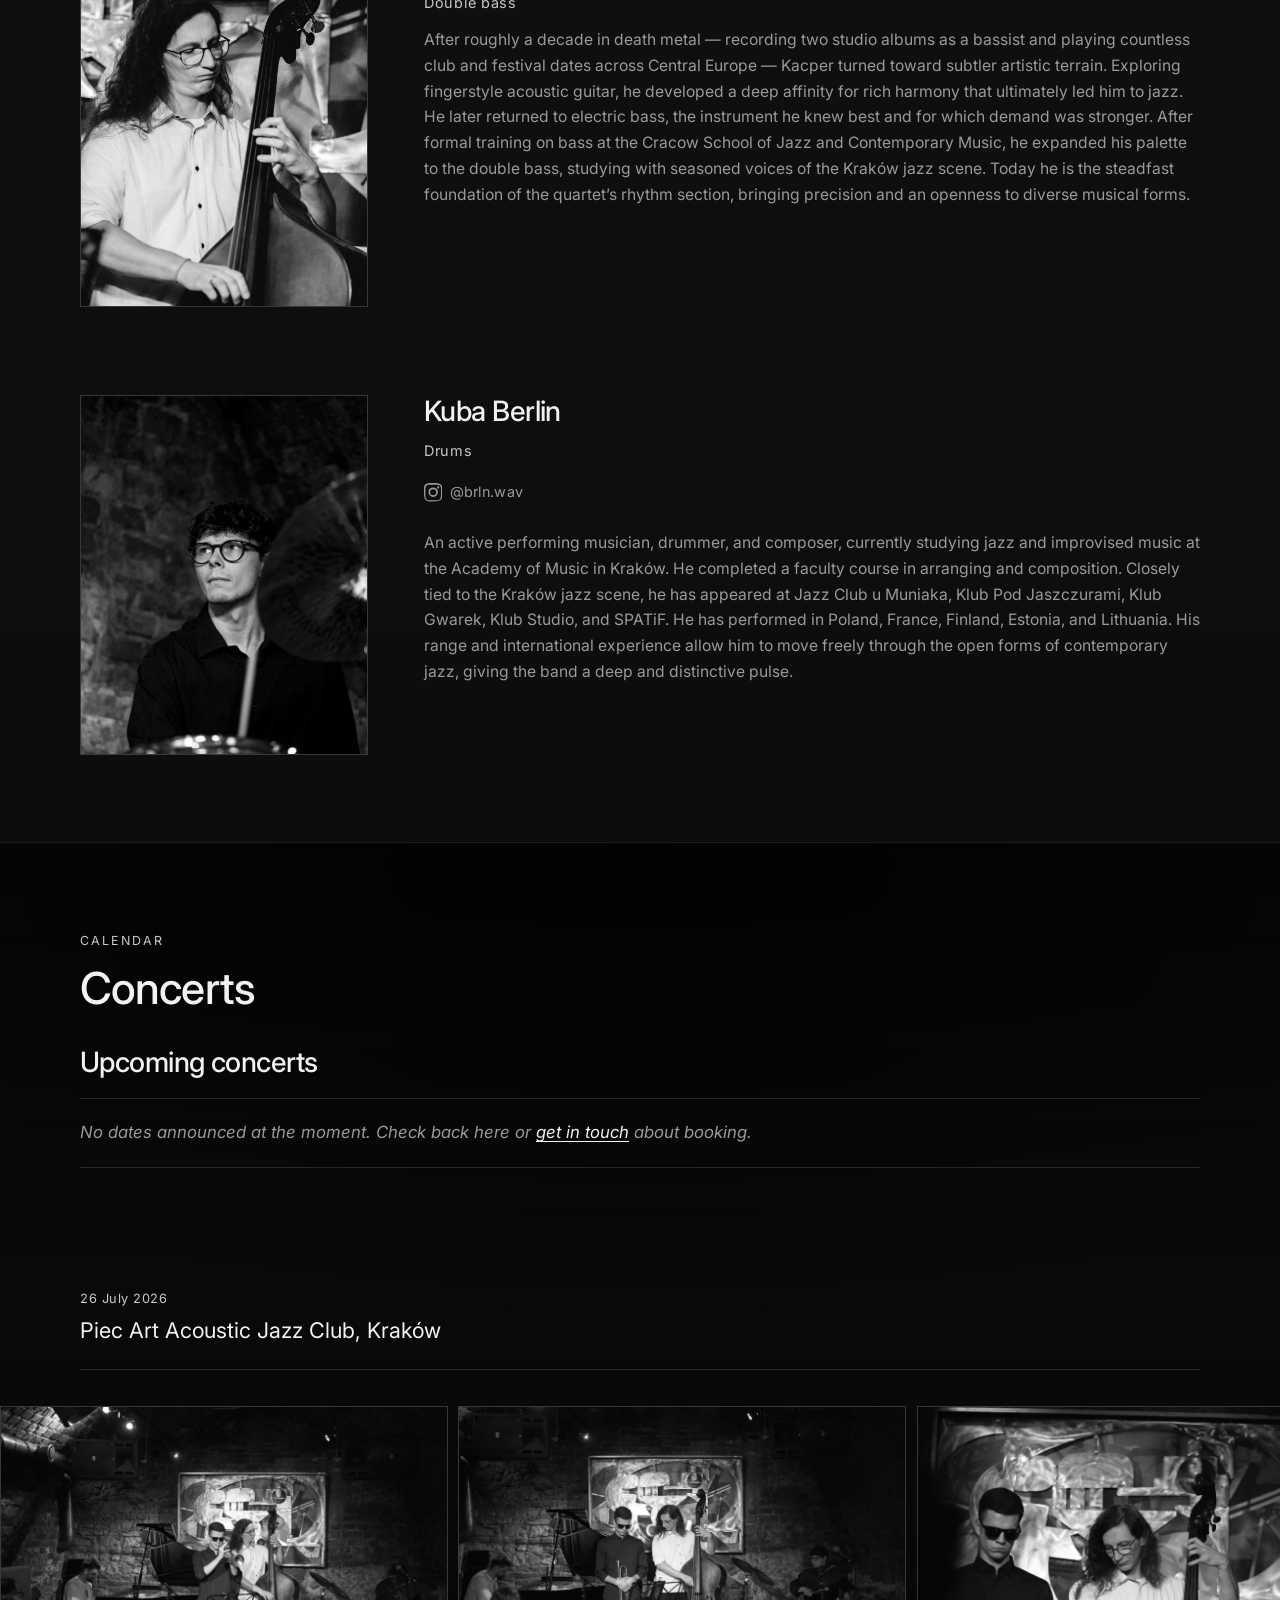
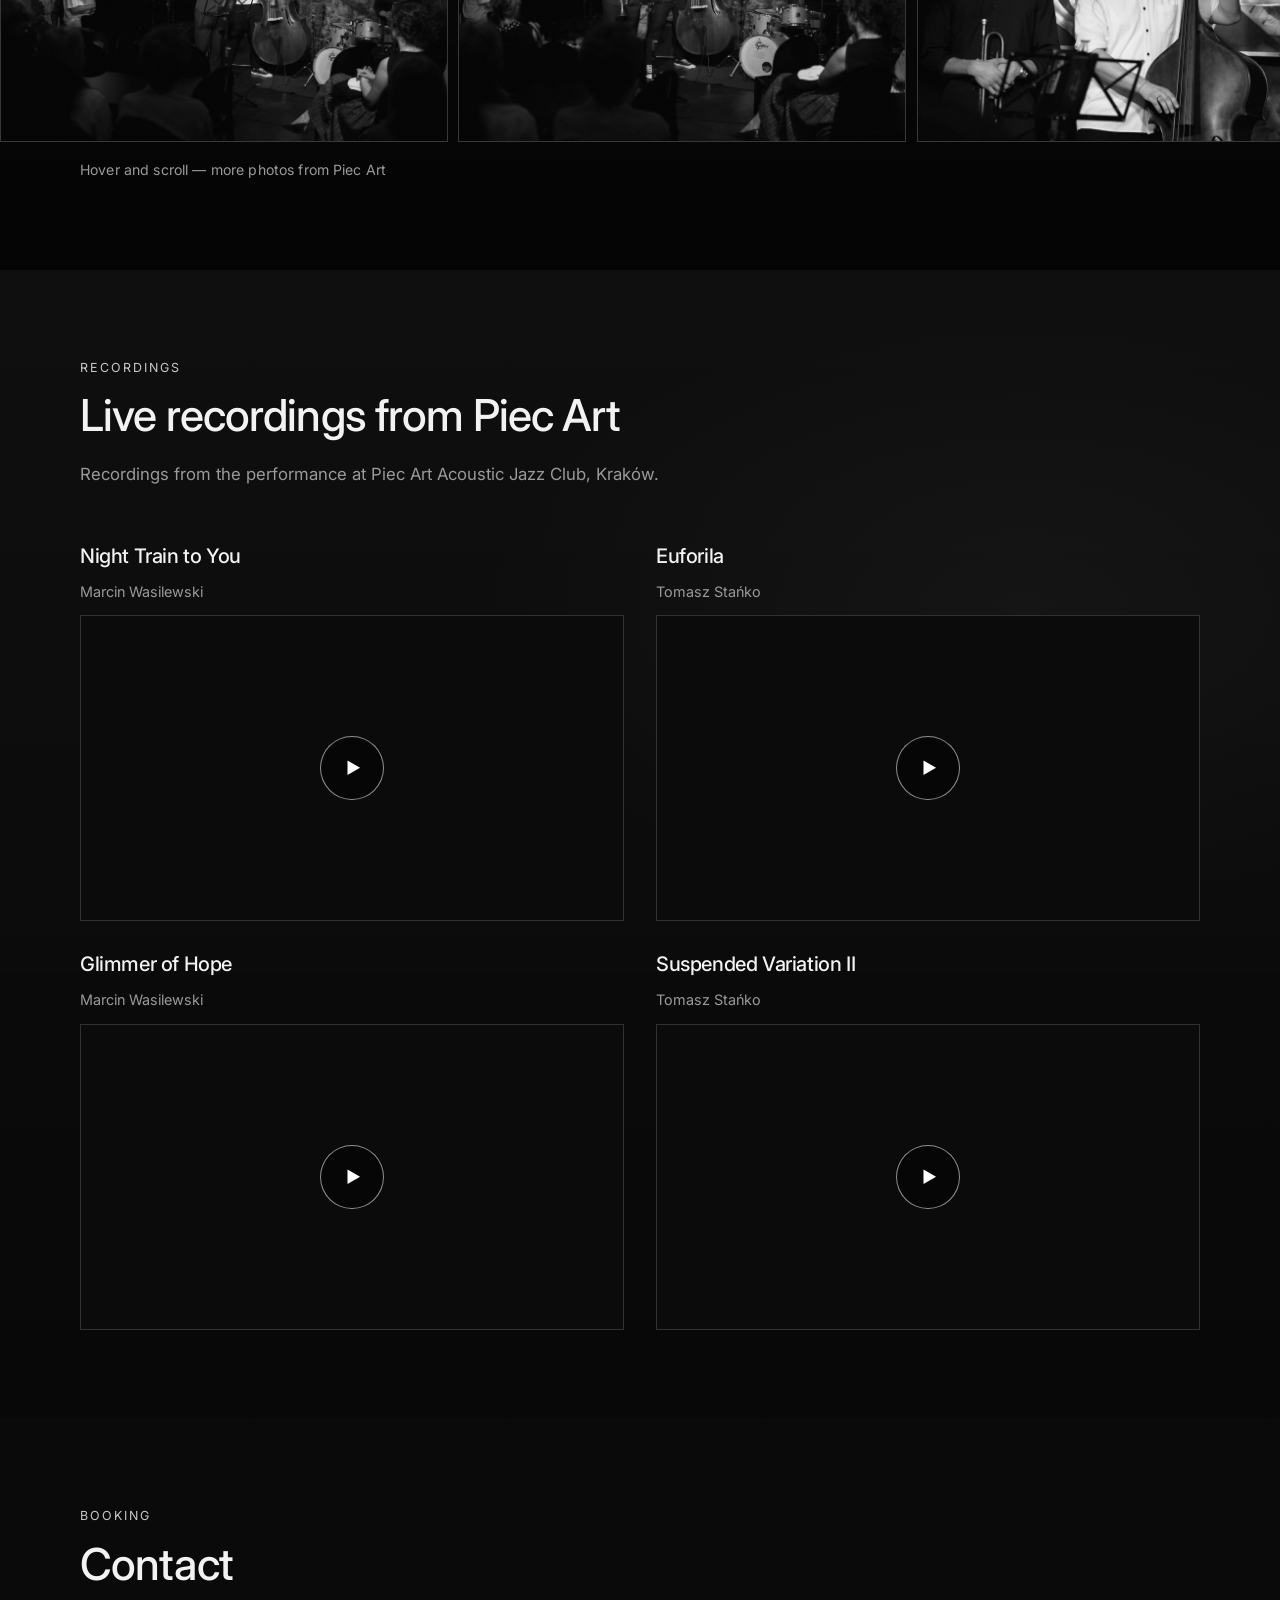
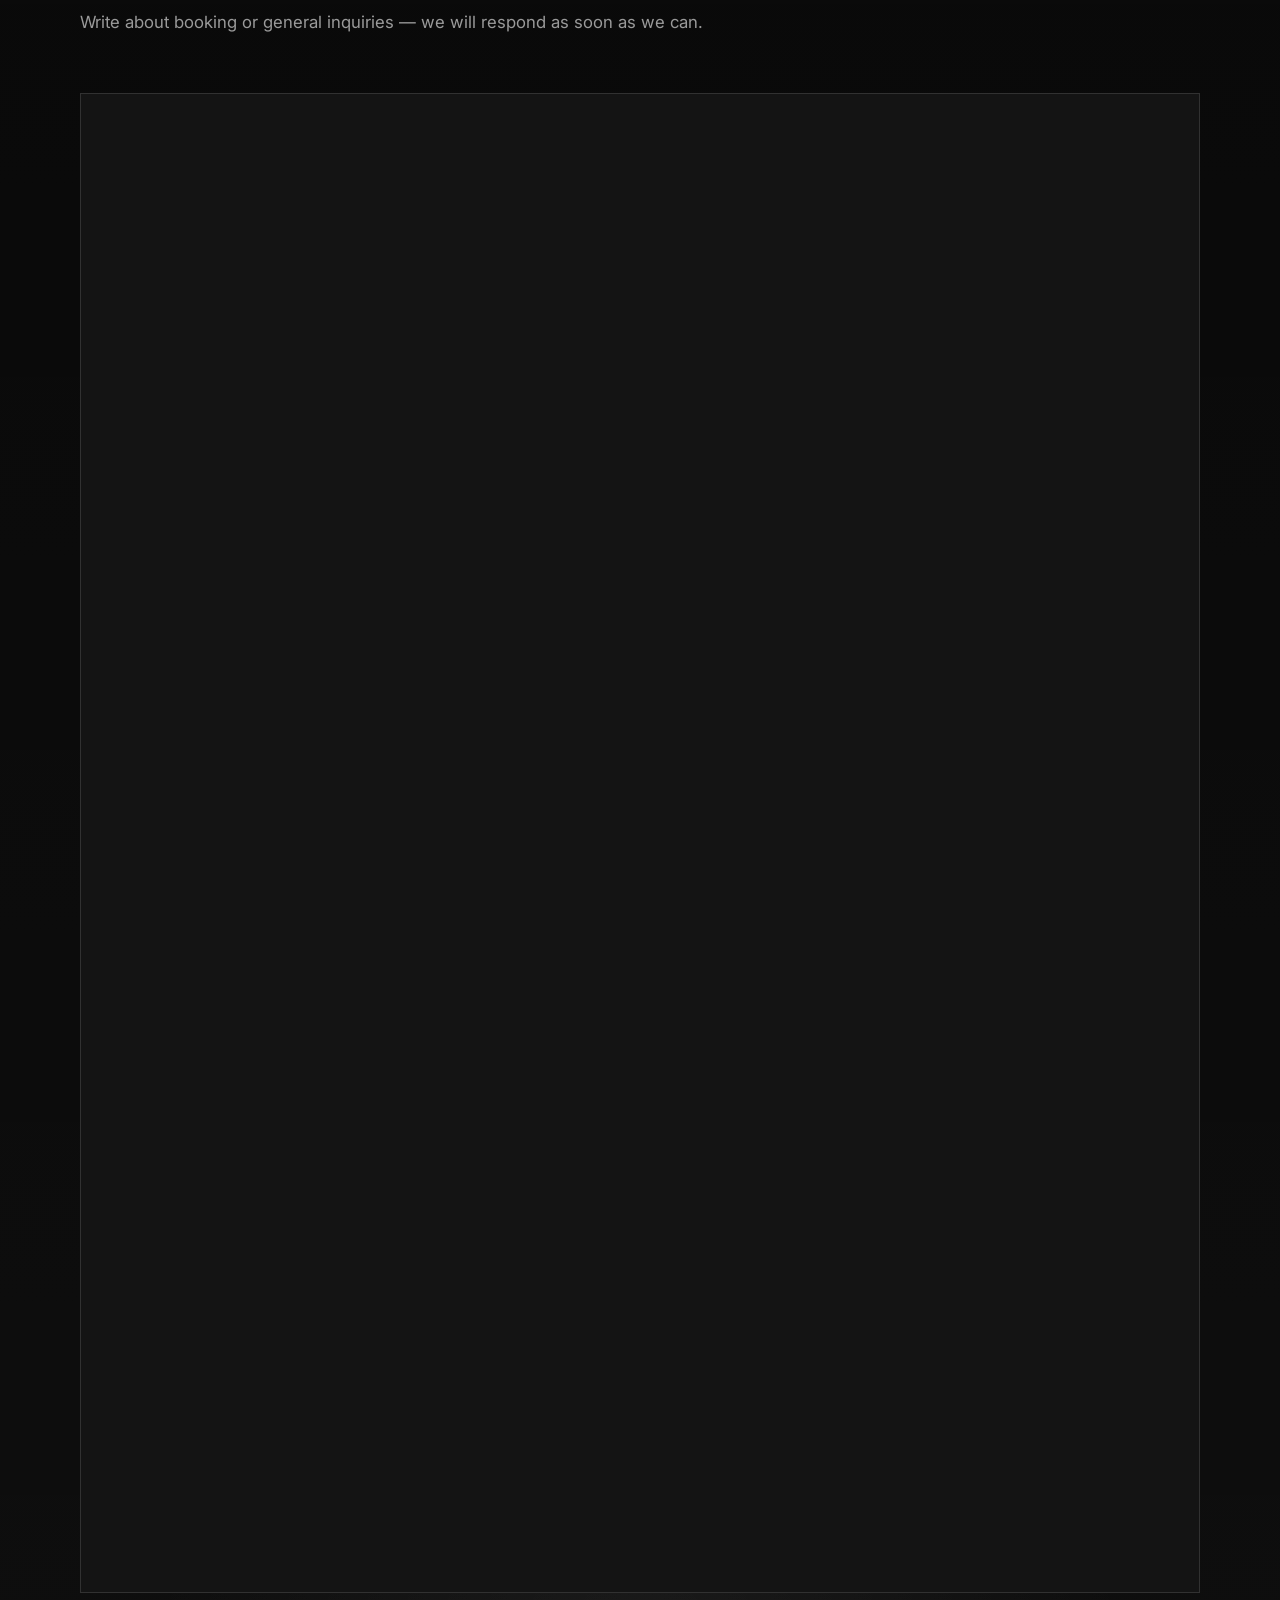
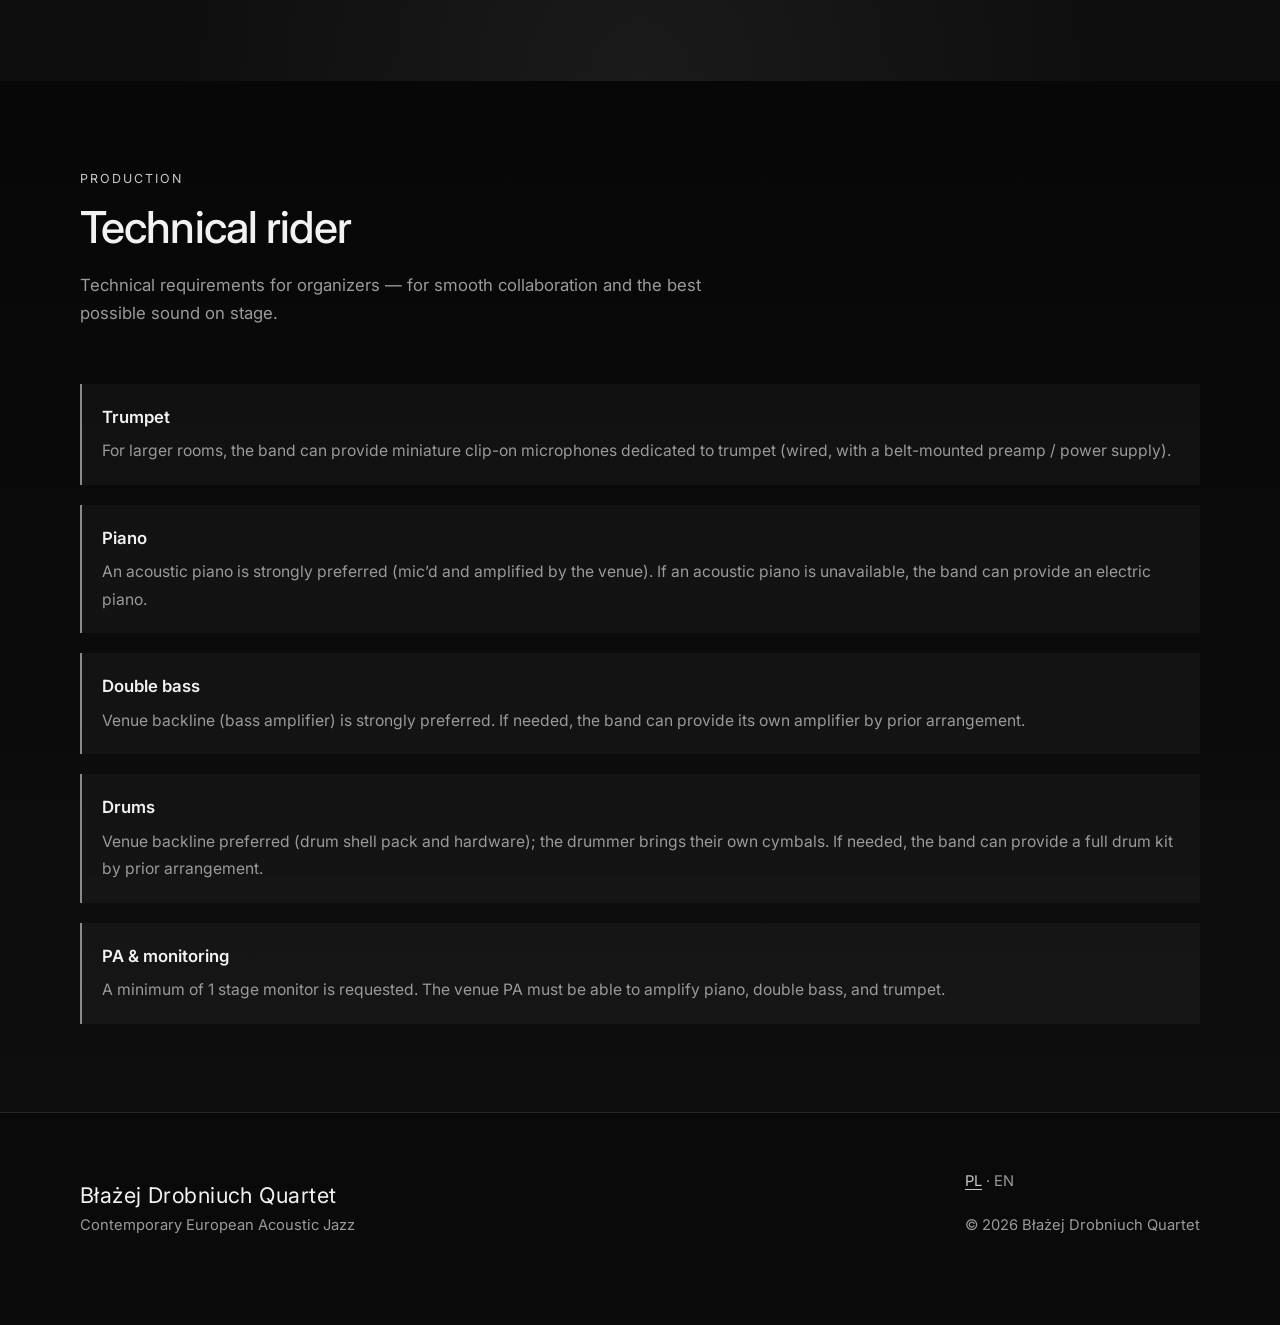
<file: en.html>
<!DOCTYPE html>
<html lang="en">
  <head>
    <meta charset="utf-8" />
    <meta name="viewport" content="width=device-width, initial-scale=1" />
    <title>Błażej Drobniuch Quartet — Contemporary European Acoustic Jazz</title>
    <meta
      name="description"
      content="Błażej Drobniuch Quartet — contemporary European acoustic jazz. Professional musical presentation for discerning stages. A tribute to Polish jazz legends and the ECM aesthetic."
    />
    <link
      rel="canonical"
      href="https://www.blazejdrobniuchquartet.pl/en.html"
    />
    <link
      rel="alternate"
      hreflang="pl"
      href="https://www.blazejdrobniuchquartet.pl/"
    />
    <link
      rel="alternate"
      hreflang="en"
      href="https://www.blazejdrobniuchquartet.pl/en.html"
    />
    <link
      rel="alternate"
      hreflang="x-default"
      href="https://www.blazejdrobniuchquartet.pl/"
    />
    <meta property="og:type" content="website" />
    <meta property="og:locale" content="en_US" />
    <meta property="og:locale:alternate" content="pl_PL" />
    <meta property="og:site_name" content="Błażej Drobniuch Quartet" />
    <meta
      property="og:title"
      content="Błażej Drobniuch Quartet — Contemporary European Acoustic Jazz"
    />
    <meta
      property="og:description"
      content="Professional musical presentation for discerning stages. A tribute to Polish jazz legends and the ECM aesthetic."
    />
    <meta
      property="og:url"
      content="https://www.blazejdrobniuchquartet.pl/en.html"
    />
    <meta
      property="og:image"
      content="https://www.blazejdrobniuchquartet.pl/images/concerts/piec-art-krakow-2026-07-26/hero-bg.jpg"
    />
    <meta name="twitter:card" content="summary_large_image" />
    <meta
      name="twitter:title"
      content="Błażej Drobniuch Quartet — Contemporary European Acoustic Jazz"
    />
    <meta
      name="twitter:description"
      content="Professional musical presentation for discerning stages. A tribute to Polish jazz legends and the ECM aesthetic."
    />
    <meta
      name="twitter:image"
      content="https://www.blazejdrobniuchquartet.pl/images/concerts/piec-art-krakow-2026-07-26/hero-bg.jpg"
    />
    <meta name="referrer" content="strict-origin-when-cross-origin" />
    <link rel="preconnect" href="https://fonts.googleapis.com" />
    <link rel="preconnect" href="https://fonts.gstatic.com" crossorigin />
    <link
      href="https://fonts.googleapis.com/css2?family=Inter:wght@400;500;600;700&display=swap"
      rel="stylesheet"
    />
    <link rel="stylesheet" href="./css/style.css" />
    <link rel="icon" href="./favicon.svg" type="image/svg+xml" />
    <script type="application/ld+json">
      {
        "@context": "https://schema.org",
        "@type": "MusicGroup",
        "@id": "https://www.blazejdrobniuchquartet.pl/#musicgroup",
        "name": "Błażej Drobniuch Quartet",
        "alternateName": "Blazej Drobniuch Quartet",
        "url": "https://www.blazejdrobniuchquartet.pl/en.html",
        "image": "https://www.blazejdrobniuchquartet.pl/images/concerts/piec-art-krakow-2026-07-26/hero-bg.jpg",
        "description": "Contemporary European acoustic jazz quartet. Professional musical presentation for discerning stages. A tribute to Polish jazz legends and the ECM aesthetic.",
        "genre": ["Jazz", "Contemporary jazz", "Acoustic jazz", "European jazz"],
        "foundingDate": "2025-12",
        "inLanguage": ["pl", "en"],
        "sameAs": [
          "https://www.instagram.com/bdrobniuch/"
        ],
        "member": [
          {
            "@type": "OrganizationRole",
            "roleName": "Piano",
            "member": {
              "@type": "Person",
              "name": "Błażej Drobniuch",
              "sameAs": "https://www.instagram.com/bdrobniuch/"
            }
          },
          {
            "@type": "OrganizationRole",
            "roleName": "Trumpet",
            "member": {
              "@type": "Person",
              "name": "Kuba Soczek",
              "sameAs": "https://www.instagram.com/jacob.juicee/"
            }
          },
          {
            "@type": "OrganizationRole",
            "roleName": "Double bass",
            "member": {
              "@type": "Person",
              "name": "Kacper Działdowski"
            }
          },
          {
            "@type": "OrganizationRole",
            "roleName": "Drums",
            "member": {
              "@type": "Person",
              "name": "Kuba Berlin",
              "sameAs": "https://www.instagram.com/brln.wav/"
            }
          }
        ]
      }
    </script>
  </head>
  <body>
    <a class="skip-link" href="#main">Skip to content</a>
    <div class="page-atmosphere" aria-hidden="true"></div>
    <div class="score-lines" aria-hidden="true"></div>
    <div class="grain" aria-hidden="true"></div>

    <header class="site-header">
      <div class="site-header__inner">
        <a class="brand" href="./en.html">Błażej Drobniuch Quartet</a>
        <button
          class="nav-toggle"
          type="button"
          aria-expanded="false"
          aria-controls="site-nav"
          aria-label="Open navigation menu"
        >
          <span class="nav-toggle__bars" aria-hidden="true"><span></span></span>
        </button>
        <nav id="site-nav" class="site-nav" aria-label="Primary navigation">
          <ul class="site-nav__list">
            <li><a href="#projekty">Programs</a></li>
            <li><a href="#sklad">Lineup</a></li>
            <li><a href="#koncerty">Concerts</a></li>
            <li><a href="#media">Media</a></li>
            <li><a href="#kontakt">Contact</a></li>
            <li><a href="#rider">Rider</a></li>
          </ul>
          <div class="nav-actions">
            <div class="lang-switch" aria-label="Language selection">
              <a href="./index.html" lang="pl" hreflang="pl">PL</a>
              <span aria-current="true">EN</span>
            </div>
            <a class="btn btn--primary header-cta" href="#kontakt"
              >Get in touch</a
            >
          </div>
        </nav>
      </div>
    </header>

    <main id="main">
      <section class="hero" aria-labelledby="hero-brand">
        <div class="hero__media" aria-hidden="true">
          <img
            src="./images/concerts/piec-art-krakow-2026-07-26/hero-bg.jpg"
            alt=""
            width="1600"
            height="1067"
          />
          <div class="hero__shade"></div>
        </div>
        <div class="hero__content">
          <h1 id="hero-brand" class="hero__brand">Błażej Drobniuch Quartet</h1>
          <p class="hero__headline">Contemporary European Acoustic Jazz</p>
          <p class="hero__lead">
            Professional musical presentation for discerning stages. A tribute
            to Polish jazz legends and the ECM aesthetic.
          </p>
          <p class="hero__proof">
            Quartet members have shaped the sound of rooms such as Piwnica Pod
            Baranami, Harris Piano Jazz Bar, and Klub Piec Art.
          </p>
          <div class="hero__actions">
            <a class="btn btn--ghost" href="#kontakt">Book a concert</a>
            <a
              class="hero__play"
              href="#media"
              aria-label="Watch live recordings from Piec Art"
            >
              <span class="hero__play-icon" aria-hidden="true">
                <svg viewBox="0 0 12 14" xmlns="http://www.w3.org/2000/svg">
                  <path d="M1 1.2v11.6L11 7 1 1.2z" />
                </svg>
              </span>
              Watch live recordings
            </a>
          </div>
        </div>
      </section>

      <section id="projekty" class="section" aria-labelledby="projekty-heading">
        <div class="section__inner">
          <span class="section__eyebrow reveal">Repertoire</span>
          <h2 id="projekty-heading" class="reveal">Concert programs</h2>
          <p class="section__intro reveal">
            Two programs shaped for a discerning audience — from a deep tribute
            to Tomasz Stańko to a panoramic journey through Polish jazz.
          </p>
          <div class="projects">
            <article class="project reveal">
              <div class="project__icon">
                <img
                  src="./images/others/tomasz-stanko.jpg"
                  alt="Tomasz Stańko"
                  width="800"
                  height="500"
                  loading="lazy"
                />
              </div>
              <h3 class="project__title">Tribute to Tomasz Stańko</h3>
              <p class="project__teaser">
                A program dedicated to the work of the visionary trumpeter
                Tomasz Stańko.
              </p>
              <button
                class="project__toggle"
                type="button"
                aria-expanded="false"
                aria-controls="project-stanko-details"
              >
                More
              </button>
              <div
                id="project-stanko-details"
                class="project__details"
                hidden
              >
                <p>
                  A concert that pays deep homage to Tomasz Stańko’s singular
                  sound and aesthetic. The quartet turns to the master’s
                  compositions, exploring their Slavic melancholy, lyricism, and
                  spacious, improvised forms so characteristic of European jazz
                  and the ECM label. An ideal offering for listeners who value
                  depth and emotional intensity in improvised music.
                </p>
                <p class="project__option">
                  <strong>Spoken introductions (optional)</strong>
                  The concert can be enriched with anecdotes from Stańko’s life
                  and the stories behind his pieces — building a vivid
                  connection with the audience.
                </p>
              </div>
            </article>

            <article class="project reveal reveal-delay-1">
              <div class="project__icon">
                <img
                  src="./images/others/polish-jazz.jpg"
                  alt="Polish Jazz"
                  width="800"
                  height="500"
                  loading="lazy"
                />
              </div>
              <h3 class="project__title">Tribute to Polish Jazz</h3>
              <p class="project__teaser">
                A cross-section of the finest in Polish jazz — past and
                present.
              </p>
              <button
                class="project__toggle"
                type="button"
                aria-expanded="false"
                aria-controls="project-polish-details"
              >
                More
              </button>
              <div
                id="project-polish-details"
                class="project__details"
                hidden
              >
                <p>
                  A distinctive concert program mapping the richness of the
                  Polish jazz school. The repertoire includes enduring,
                  world-class compositions by legends such as Krzysztof Komeda,
                  Victor Young, Bronisław Kaper, and Jan Ptaszyn Wróblewski —
                  completed by works from contemporary masters of the Polish
                  scene: Marcin Wasilewski, Maciej Obara, and Tomasz Stańko. A
                  compelling journey that joins tradition with a modern European
                  sound.
                </p>
                <p class="project__option">
                  <strong>Spoken introductions (optional)</strong>
                  The concert can be interwoven with stories of Polish jazz
                  legends and the context of their compositions — creating a
                  unique artistic and educational experience.
                </p>
              </div>
            </article>
          </div>
        </div>
      </section>

      <section id="sklad" class="section section--alt" aria-labelledby="sklad-heading">
        <div class="section__inner">
          <span class="section__eyebrow reveal">The band</span>
          <h2 id="sklad-heading" class="reveal">Lineup</h2>
          <p class="section__intro reveal">
            A contemporary European acoustic jazz quartet, formed in December
            2025. We explore modern jazz, the ECM aesthetic, and contemporary
            compositions from the Polish jazz scene.
          </p>
          <div class="lineup">
            <article class="member reveal">
              <div class="member__photo">
                <img
                  src="./images/band-members/blazej-drobniuch.jpg"
                  alt="Błażej Drobniuch at the piano"
                  width="800"
                  height="1000"
                  loading="lazy"
                />
              </div>
              <div>
                <h3>Błażej Drobniuch</h3>
                <p class="member__role">Piano</p>
                <a
                  class="member__social"
                  href="https://www.instagram.com/bdrobniuch/"
                  target="_blank"
                  rel="noopener noreferrer"
                  aria-label="Błażej Drobniuch on Instagram: @bdrobniuch"
                >
                  <svg class="member__social-icon" viewBox="0 0 24 24" aria-hidden="true">
                    <path
                      fill="currentColor"
                      d="M12 2.2c3.2 0 3.6 0 4.9.1 1.2.1 1.9.3 2.3.4.6.2 1 .5 1.5 1 .4.4.7.9 1 1.5.2.4.4 1.1.4 2.3.1 1.3.1 1.7.1 4.9s0 3.6-.1 4.9c-.1 1.2-.3 1.9-.4 2.3-.2.6-.5 1-1 1.5-.4.4-.9.7-1.5 1-.4.2-1.1.4-2.3.4-1.3.1-1.7.1-4.9.1s-3.6 0-4.9-.1c-1.2-.1-1.9-.3-2.3-.4-.6-.2-1-.5-1.5-1-.4-.4-.7-.9-1-1.5-.2-.4-.4-1.1-.4-2.3-.1-1.3-.1-1.7-.1-4.9s0-3.6.1-4.9c.1-1.2.3-1.9.4-2.3.2-.6.5-1 1-1.5.4-.4.9-.7 1.5-1 .4-.2 1.1-.4 2.3-.4C8.4 2.2 8.8 2.2 12 2.2m0-2.2C8.7 0 8.3 0 7 0 5.7.1 4.8.3 4 .6c-.9.3-1.6.8-2.3 1.5C1 2.8.6 3.5.3 4.4.1 5.2-.1 6.1 0 7.4 0 8.7 0 9.1 0 12s0 3.3.1 4.6c.1 1.3.3 2.2.6 3 .3.9.8 1.6 1.5 2.3.7.7 1.4 1.1 2.3 1.5.8.3 1.7.5 3 .6C8.3 24 8.7 24 12 24s3.3 0 4.6-.1c1.3-.1 2.2-.3 3-.6.9-.3 1.6-.8 2.3-1.5.7-.7 1.1-1.4 1.5-2.3.3-.8.5-1.7.6-3 .1-1.3.1-1.7.1-4.6s0-3.3-.1-4.6c-.1-1.3-.3-2.2-.6-3-.3-.9-.8-1.6-1.5-2.3C20.6 1.4 19.9 1 19 .6c-.8-.3-1.7-.5-3-.6C15.3 0 14.9 0 12 0zm0 5.8a6.2 6.2 0 1 0 0 12.4 6.2 6.2 0 0 0 0-12.4zm0 10.2a4 4 0 1 1 0-8 4 4 0 0 1 0 8zm6.4-11.7a1.4 1.4 0 1 0 0 2.9 1.4 1.4 0 0 0 0-2.9z"
                    />
                  </svg>
                  <span>@bdrobniuch</span>
                </a>
                <p class="member__bio">
                  An active musician on the Kraków and Barcelona scenes since
                  2011, a graduate of the Cracow School of Jazz and
                  Contemporary Music who furthered his studies at Taller de Músics in
                  Barcelona. He has performed extensively in Kraków and across
                  Poland — including Piwnica pod Baranami, Klub Piec Art,
                  Coltrane, Lizard King, Klub Gwarek, Chicago Live, Jazzdża, and
                  Stary Port — as well as with a wide range of ensembles. He
                  also creates electronic soundscapes under his solo project
                  Zero Volume. Comfortable across a broad repertoire and many
                  idioms, he joins the classic language of jazz piano with
                  contemporary synthesizers. His experience spans intimate solo
                  and chamber settings in jazz bars and restaurants as well as
                  leading larger bands. He has developed his craft through
                  numerous international jazz courses and workshops — including
                  Tenerife, Málaga, Valencia, Begues, and repeatedly at the
                  International Summer Jazz Academy in Kraków.
                </p>
              </div>
            </article>

            <article class="member reveal">
              <div class="member__photo">
                <img
                  src="./images/band-members/kuba-soczek.jpeg"
                  alt="Kuba Soczek"
                  width="800"
                  height="1000"
                  loading="lazy"
                />
              </div>
              <div>
                <h3>Kuba Soczek</h3>
                <p class="member__role">Trumpet</p>
                <a
                  class="member__social"
                  href="https://www.instagram.com/jacob.juicee/"
                  target="_blank"
                  rel="noopener noreferrer"
                  aria-label="Kuba Soczek on Instagram: @jacob.juicee"
                >
                  <svg class="member__social-icon" viewBox="0 0 24 24" aria-hidden="true">
                    <path
                      fill="currentColor"
                      d="M12 2.2c3.2 0 3.6 0 4.9.1 1.2.1 1.9.3 2.3.4.6.2 1 .5 1.5 1 .4.4.7.9 1 1.5.2.4.4 1.1.4 2.3.1 1.3.1 1.7.1 4.9s0 3.6-.1 4.9c-.1 1.2-.3 1.9-.4 2.3-.2.6-.5 1-1 1.5-.4.4-.9.7-1.5 1-.4.2-1.1.4-2.3.4-1.3.1-1.7.1-4.9.1s-3.6 0-4.9-.1c-1.2-.1-1.9-.3-2.3-.4-.6-.2-1-.5-1.5-1-.4-.4-.7-.9-1-1.5-.2-.4-.4-1.1-.4-2.3-.1-1.3-.1-1.7-.1-4.9s0-3.6.1-4.9c.1-1.2.3-1.9.4-2.3.2-.6.5-1 1-1.5.4-.4.9-.7 1.5-1 .4-.2 1.1-.4 2.3-.4C8.4 2.2 8.8 2.2 12 2.2m0-2.2C8.7 0 8.3 0 7 0 5.7.1 4.8.3 4 .6c-.9.3-1.6.8-2.3 1.5C1 2.8.6 3.5.3 4.4.1 5.2-.1 6.1 0 7.4 0 8.7 0 9.1 0 12s0 3.3.1 4.6c.1 1.3.3 2.2.6 3 .3.9.8 1.6 1.5 2.3.7.7 1.4 1.1 2.3 1.5.8.3 1.7.5 3 .6C8.3 24 8.7 24 12 24s3.3 0 4.6-.1c1.3-.1 2.2-.3 3-.6.9-.3 1.6-.8 2.3-1.5.7-.7 1.1-1.4 1.5-2.3.3-.8.5-1.7.6-3 .1-1.3.1-1.7.1-4.6s0-3.3-.1-4.6c-.1-1.3-.3-2.2-.6-3-.3-.9-.8-1.6-1.5-2.3C20.6 1.4 19.9 1 19 .6c-.8-.3-1.7-.5-3-.6C15.3 0 14.9 0 12 0zm0 5.8a6.2 6.2 0 1 0 0 12.4 6.2 6.2 0 0 0 0-12.4zm0 10.2a4 4 0 1 1 0-8 4 4 0 0 1 0 8zm6.4-11.7a1.4 1.4 0 1 0 0 2.9 1.4 1.4 0 0 0 0-2.9z"
                    />
                  </svg>
                  <span>@jacob.juicee</span>
                </a>
                <p class="member__bio">
                  An active performing musician for several years and currently
                  a student at the Krzysztof Penderecki Academy of Music in
                  Kraków. He has appeared widely on Kraków club stages —
                  including Piwnica pod Baranami, Harris Piano Jazz Bar, and
                  Piec Art Szewska — as well as with big bands and varied
                  ensembles. He has performed twice at Harris Piano Jazz Bar in
                  the Snarky Puppy Tribute project. Versatile across repertoire
                  and genres, he moves freely through jazz, funk, soul, and
                  popular music. His experience ranges from intimate club
                  settings to larger bands and outdoor concerts, shaped further
                  by numerous jazz courses and workshops.
                </p>
              </div>
            </article>

            <article class="member reveal">
              <div class="member__photo">
                <img
                  src="./images/band-members/kacper-dzialdowski.jpg"
                  alt="Kacper Działdowski"
                  width="800"
                  height="1000"
                  loading="lazy"
                />
              </div>
              <div>
                <h3>Kacper Działdowski</h3>
                <p class="member__role">Double bass</p>
                <p class="member__bio">
                  After roughly a decade in death metal — recording two studio
                  albums as a bassist and playing countless club and festival
                  dates across Central Europe — Kacper turned toward subtler
                  artistic terrain. Exploring fingerstyle acoustic guitar, he
                  developed a deep affinity for rich harmony that ultimately
                  led him to jazz. He later returned to electric bass, the
                  instrument he knew best and for which demand was stronger.
                  After formal training on bass at the Cracow School of Jazz
                  and Contemporary Music, he expanded his palette to the double bass,
                  studying with seasoned voices of the Kraków jazz scene. Today
                  he is the steadfast foundation of the quartet’s rhythm
                  section, bringing precision and an openness to diverse musical
                  forms.
                </p>
              </div>
            </article>

            <article class="member reveal">
              <div class="member__photo">
                <img
                  src="./images/band-members/kuba-berlin.jpeg"
                  alt="Kuba Berlin"
                  width="800"
                  height="1000"
                  loading="lazy"
                />
              </div>
              <div>
                <h3>Kuba Berlin</h3>
                <p class="member__role">Drums</p>
                <a
                  class="member__social"
                  href="https://www.instagram.com/brln.wav/"
                  target="_blank"
                  rel="noopener noreferrer"
                  aria-label="Kuba Berlin on Instagram: @brln.wav"
                >
                  <svg class="member__social-icon" viewBox="0 0 24 24" aria-hidden="true">
                    <path
                      fill="currentColor"
                      d="M12 2.2c3.2 0 3.6 0 4.9.1 1.2.1 1.9.3 2.3.4.6.2 1 .5 1.5 1 .4.4.7.9 1 1.5.2.4.4 1.1.4 2.3.1 1.3.1 1.7.1 4.9s0 3.6-.1 4.9c-.1 1.2-.3 1.9-.4 2.3-.2.6-.5 1-1 1.5-.4.4-.9.7-1.5 1-.4.2-1.1.4-2.3.4-1.3.1-1.7.1-4.9.1s-3.6 0-4.9-.1c-1.2-.1-1.9-.3-2.3-.4-.6-.2-1-.5-1.5-1-.4-.4-.7-.9-1-1.5-.2-.4-.4-1.1-.4-2.3-.1-1.3-.1-1.7-.1-4.9s0-3.6.1-4.9c.1-1.2.3-1.9.4-2.3.2-.6.5-1 1-1.5.4-.4.9-.7 1.5-1 .4-.2 1.1-.4 2.3-.4C8.4 2.2 8.8 2.2 12 2.2m0-2.2C8.7 0 8.3 0 7 0 5.7.1 4.8.3 4 .6c-.9.3-1.6.8-2.3 1.5C1 2.8.6 3.5.3 4.4.1 5.2-.1 6.1 0 7.4 0 8.7 0 9.1 0 12s0 3.3.1 4.6c.1 1.3.3 2.2.6 3 .3.9.8 1.6 1.5 2.3.7.7 1.4 1.1 2.3 1.5.8.3 1.7.5 3 .6C8.3 24 8.7 24 12 24s3.3 0 4.6-.1c1.3-.1 2.2-.3 3-.6.9-.3 1.6-.8 2.3-1.5.7-.7 1.1-1.4 1.5-2.3.3-.8.5-1.7.6-3 .1-1.3.1-1.7.1-4.6s0-3.3-.1-4.6c-.1-1.3-.3-2.2-.6-3-.3-.9-.8-1.6-1.5-2.3C20.6 1.4 19.9 1 19 .6c-.8-.3-1.7-.5-3-.6C15.3 0 14.9 0 12 0zm0 5.8a6.2 6.2 0 1 0 0 12.4 6.2 6.2 0 0 0 0-12.4zm0 10.2a4 4 0 1 1 0-8 4 4 0 0 1 0 8zm6.4-11.7a1.4 1.4 0 1 0 0 2.9 1.4 1.4 0 0 0 0-2.9z"
                    />
                  </svg>
                  <span>@brln.wav</span>
                </a>
                <p class="member__bio">
                  An active performing musician, drummer, and composer,
                  currently studying jazz and improvised music at the Academy of
                  Music in Kraków. He completed a faculty course in arranging
                  and composition. Closely tied to the Kraków jazz scene, he
                  has appeared at Jazz Club u Muniaka, Klub Pod Jaszczurami,
                  Klub Gwarek, Klub Studio, and SPATiF. He has performed in
                  Poland, France, Finland, Estonia, and Lithuania. His range and
                  international experience allow him to move freely through the
                  open forms of contemporary jazz, giving the band a deep and
                  distinctive pulse.
                </p>
              </div>
            </article>
          </div>
        </div>
      </section>

      <section id="koncerty" class="section" aria-labelledby="koncerty-heading">
        <div class="section__inner">
          <span class="section__eyebrow reveal">Calendar</span>
          <h2 id="koncerty-heading" class="reveal">Concerts</h2>

          <h3 class="reveal" style="margin-top: 2rem">Upcoming concerts</h3>
          <p class="empty-state reveal">
            No dates announced at the moment. Check back here or
            <a href="#kontakt">get in touch</a> about booking.
          </p>

          <h3 class="reveal" style="margin-top: 3rem">Past concerts</h3>
          <article class="concert-item reveal">
            <time class="concert-item__date" datetime="2026-07-26"
              >26 July 2026</time
            >
            <p class="concert-item__venue">
              Piec Art Acoustic Jazz Club, Kraków
            </p>
          </article>
        </div>

        <div
          class="photo-slider reveal"
          aria-label="Photos from the Piec Art concert"
        >
          <div class="photo-slider__track" tabindex="0">
            <a class="photo-slider__slide" href="./images/concerts/piec-art-krakow-2026-07-26/IMG_0810.JPG" target="_blank" rel="noopener noreferrer"><img src="./images/concerts/piec-art-krakow-2026-07-26/IMG_0810.JPG" alt="Piec Art live photo 1" loading="lazy" width="800" height="600" /></a>
            <a class="photo-slider__slide" href="./images/concerts/piec-art-krakow-2026-07-26/IMG_0816.JPG" target="_blank" rel="noopener noreferrer"><img src="./images/concerts/piec-art-krakow-2026-07-26/IMG_0816.JPG" alt="Piec Art live photo 2" loading="lazy" width="800" height="600" /></a>
            <a class="photo-slider__slide" href="./images/concerts/piec-art-krakow-2026-07-26/IMG_0817.JPG" target="_blank" rel="noopener noreferrer"><img src="./images/concerts/piec-art-krakow-2026-07-26/IMG_0817.JPG" alt="Piec Art live photo 3" loading="lazy" width="800" height="600" /></a>
            <a class="photo-slider__slide" href="./images/concerts/piec-art-krakow-2026-07-26/IMG_0818.JPG" target="_blank" rel="noopener noreferrer"><img src="./images/concerts/piec-art-krakow-2026-07-26/IMG_0818.JPG" alt="Piec Art live photo 4" loading="lazy" width="800" height="600" /></a>
            <a class="photo-slider__slide" href="./images/concerts/piec-art-krakow-2026-07-26/IMG_0819.JPG" target="_blank" rel="noopener noreferrer"><img src="./images/concerts/piec-art-krakow-2026-07-26/IMG_0819.JPG" alt="Piec Art live photo 5" loading="lazy" width="800" height="600" /></a>
            <a class="photo-slider__slide" href="./images/concerts/piec-art-krakow-2026-07-26/IMG_0820.JPG" target="_blank" rel="noopener noreferrer"><img src="./images/concerts/piec-art-krakow-2026-07-26/IMG_0820.JPG" alt="Piec Art live photo 6" loading="lazy" width="800" height="600" /></a>
            <a class="photo-slider__slide" href="./images/concerts/piec-art-krakow-2026-07-26/IMG_0821.JPG" target="_blank" rel="noopener noreferrer"><img src="./images/concerts/piec-art-krakow-2026-07-26/IMG_0821.JPG" alt="Piec Art live photo 7" loading="lazy" width="800" height="600" /></a>
            <a class="photo-slider__slide" href="./images/concerts/piec-art-krakow-2026-07-26/IMG_0822.JPG" target="_blank" rel="noopener noreferrer"><img src="./images/concerts/piec-art-krakow-2026-07-26/IMG_0822.JPG" alt="Piec Art live photo 8" loading="lazy" width="800" height="600" /></a>
            <a class="photo-slider__slide" href="./images/concerts/piec-art-krakow-2026-07-26/IMG_0823.JPG" target="_blank" rel="noopener noreferrer"><img src="./images/concerts/piec-art-krakow-2026-07-26/IMG_0823.JPG" alt="Piec Art live photo 9" loading="lazy" width="800" height="600" /></a>
            <a class="photo-slider__slide" href="./images/concerts/piec-art-krakow-2026-07-26/IMG_0824.JPG" target="_blank" rel="noopener noreferrer"><img src="./images/concerts/piec-art-krakow-2026-07-26/IMG_0824.JPG" alt="Piec Art live photo 10" loading="lazy" width="800" height="600" /></a>
          </div>
          <p class="photo-slider__hint">Hover and scroll — more photos from Piec Art</p>
        </div>
      </section>

      <section id="media" class="section section--alt" aria-labelledby="media-heading">
        <div class="section__inner">
          <span class="section__eyebrow reveal">Recordings</span>
          <h2 id="media-heading" class="reveal">Live recordings from Piec Art</h2>
          <p class="section__intro reveal">
            Recordings from the performance at Piec Art Acoustic Jazz Club,
            Kraków.
          </p>
          <div class="videos">
            <article class="video-card reveal">
              <h3>Night Train to You</h3>
              <p class="video-card__meta">Marcin Wasilewski</p>
              <div
                class="video-embed"
                data-youtube-id="-TSlHHmTCYw"
                data-title="Night Train to You — Marcin Wasilewski (Live at Piec Art)"
              >
                <button
                  class="video-facade"
                  type="button"
                  style="background-image: url('https://i.ytimg.com/vi/-TSlHHmTCYw/hqdefault.jpg')"
                  aria-label="Play: Night Train to You"
                >
                  <span class="video-facade__play" aria-hidden="true">
                    <svg viewBox="0 0 12 14" xmlns="http://www.w3.org/2000/svg"><path d="M1 1.2v11.6L11 7 1 1.2z" /></svg>
                  </span>
                </button>
              </div>
            </article>
            <article class="video-card reveal reveal-delay-1">
              <h3>Euforila</h3>
              <p class="video-card__meta">Tomasz Stańko</p>
              <div
                class="video-embed"
                data-youtube-id="7US985dAuNo"
                data-title="Euforila — Tomasz Stańko (Live at Piec Art)"
              >
                <button
                  class="video-facade"
                  type="button"
                  style="background-image: url('https://i.ytimg.com/vi/7US985dAuNo/hqdefault.jpg')"
                  aria-label="Play: Euforila"
                >
                  <span class="video-facade__play" aria-hidden="true">
                    <svg viewBox="0 0 12 14" xmlns="http://www.w3.org/2000/svg"><path d="M1 1.2v11.6L11 7 1 1.2z" /></svg>
                  </span>
                </button>
              </div>
            </article>
            <article class="video-card reveal">
              <h3>Glimmer of Hope</h3>
              <p class="video-card__meta">Marcin Wasilewski</p>
              <div
                class="video-embed"
                data-youtube-id="vxuFP-Xwrq4"
                data-title="Glimmer of Hope — Marcin Wasilewski (Live at Piec Art)"
              >
                <button
                  class="video-facade"
                  type="button"
                  style="background-image: url('https://i.ytimg.com/vi/vxuFP-Xwrq4/hqdefault.jpg')"
                  aria-label="Play: Glimmer of Hope"
                >
                  <span class="video-facade__play" aria-hidden="true">
                    <svg viewBox="0 0 12 14" xmlns="http://www.w3.org/2000/svg"><path d="M1 1.2v11.6L11 7 1 1.2z" /></svg>
                  </span>
                </button>
              </div>
            </article>
            <article class="video-card reveal reveal-delay-1">
              <h3>Suspended Variation II</h3>
              <p class="video-card__meta">Tomasz Stańko</p>
              <div
                class="video-embed"
                data-youtube-id="FgKs2QfFlXk"
                data-title="Suspended Variation II — Tomasz Stańko (Live at Piec Art)"
              >
                <button
                  class="video-facade"
                  type="button"
                  style="background-image: url('https://i.ytimg.com/vi/FgKs2QfFlXk/hqdefault.jpg')"
                  aria-label="Play: Suspended Variation II"
                >
                  <span class="video-facade__play" aria-hidden="true">
                    <svg viewBox="0 0 12 14" xmlns="http://www.w3.org/2000/svg"><path d="M1 1.2v11.6L11 7 1 1.2z" /></svg>
                  </span>
                </button>
              </div>
            </article>
          </div>
        </div>
      </section>

      <section id="kontakt" class="section" aria-labelledby="kontakt-heading">
        <div class="section__inner">
          <span class="section__eyebrow reveal">Booking</span>
          <h2 id="kontakt-heading" class="reveal">Contact</h2>
          <p class="section__intro reveal">
            Write about booking or general inquiries — we will respond as soon
            as we can.
          </p>
          <div class="form-embed reveal">
            <iframe
              src="https://docs.google.com/forms/d/e/1FAIpQLSel0hTs5PKV3Czspu0NvOAauxCFdjuZY1BDRFG4ZT06nHMLqw/viewform?embedded=true"
              width="640"
              height="1500"
              title="Błażej Drobniuch Quartet contact form"
              >Loading…</iframe
            >
          </div>
        </div>
      </section>

      <section id="rider" class="section section--alt" aria-labelledby="rider-heading">
        <div class="section__inner">
          <span class="section__eyebrow reveal">Production</span>
          <h2 id="rider-heading" class="reveal">Technical rider</h2>
          <p class="section__intro reveal">
            Technical requirements for organizers — for smooth collaboration and
            the best possible sound on stage.
          </p>
          <ul class="rider-list reveal">
            <li>
              <strong>Trumpet</strong>
              <span
                >For larger rooms, the band can provide miniature clip-on
                microphones dedicated to trumpet (wired, with a belt-mounted
                preamp / power supply).</span
              >
            </li>
            <li>
              <strong>Piano</strong>
              <span
                >An acoustic piano is strongly preferred (mic’d and amplified by
                the venue). If an acoustic piano is unavailable, the band can
                provide an electric piano.</span
              >
            </li>
            <li>
              <strong>Double bass</strong>
              <span
                >Venue backline (bass amplifier) is strongly preferred. If
                needed, the band can provide its own amplifier by prior
                arrangement.</span
              >
            </li>
            <li>
              <strong>Drums</strong>
              <span
                >Venue backline preferred (drum shell pack and hardware); the
                drummer brings their own cymbals. If needed, the band can
                provide a full drum kit by prior arrangement.</span
              >
            </li>
            <li>
              <strong>PA &amp; monitoring</strong>
              <span
                >A minimum of 1 stage monitor is requested. The venue PA must be
                able to amplify piano, double bass, and trumpet.</span
              >
            </li>
          </ul>
        </div>
      </section>
    </main>

    <footer class="site-footer">
      <div class="site-footer__inner">
        <div>
          <a class="brand" href="./en.html">Błażej Drobniuch Quartet</a>
          <p>Contemporary European Acoustic Jazz</p>
        </div>
        <div>
          <p>
            <a href="./index.html" lang="pl" hreflang="pl">PL</a>
            ·
            <span lang="en">EN</span>
          </p>
          <p>&copy; <span id="year">2026</span> Błażej Drobniuch Quartet</p>
        </div>
      </div>
    </footer>

    <script src="./js/app.js" defer></script>
  </body>
</html>
</file>
<file: css/style.css>
/* Błażej Drobniuch Quartet — ECM-inspired styles */

:root {
  --bg: #0a0a0a;
  --bg-elevated: #141414;
  --bg-soft: #1c1c1c;
  --text: #f2f2f2;
  --text-muted: #9a9a9a;
  --accent: #c8c8c8;
  --accent-deep: #8a8a8a;
  --accent-wash: rgba(255, 255, 255, 0.08);
  --line: rgba(255, 255, 255, 0.12);
  --overlay: rgba(0, 0, 0, 0.68);
  --font-display: "Inter", system-ui, sans-serif;
  --font-body: "Inter", system-ui, sans-serif;
  --space-xs: 0.5rem;
  --space-sm: 0.75rem;
  --space-md: 1.25rem;
  --space-lg: 2rem;
  --space-xl: 3.5rem;
  --space-2xl: 5.5rem;
  --header-h: 4rem;
  --radius: 2px;
  --ease: cubic-bezier(0.22, 1, 0.36, 1);
  --max: 70rem;
}

*,
*::before,
*::after {
  box-sizing: border-box;
}

html {
  scroll-behavior: smooth;
  scroll-padding-top: calc(var(--header-h) + 1rem);
}

body {
  margin: 0;
  font-family: var(--font-body);
  font-size: 1.05rem;
  line-height: 1.65;
  color: var(--text);
  background: var(--bg);
  -webkit-font-smoothing: antialiased;
}

img {
  max-width: 100%;
  height: auto;
  display: block;
}

a {
  color: var(--accent);
  text-decoration-thickness: 1px;
  text-underline-offset: 0.2em;
}

a:hover {
  color: var(--text);
}

h1,
h2,
h3,
h4 {
  font-family: var(--font-display);
  font-weight: 500;
  line-height: 1.15;
  letter-spacing: -0.02em;
  margin: 0 0 var(--space-md);
}

h1 {
  font-size: clamp(2.4rem, 7vw, 4.4rem);
}

h2 {
  font-size: clamp(1.85rem, 4vw, 2.75rem);
}

h3 {
  font-size: clamp(1.35rem, 2.5vw, 1.75rem);
}

p {
  margin: 0 0 var(--space-md);
}

p:last-child {
  margin-bottom: 0;
}

ul {
  margin: 0;
  padding-left: 1.15rem;
}

li + li {
  margin-top: 0.45rem;
}

.skip-link {
  position: absolute;
  left: 1rem;
  top: -100%;
  z-index: 1000;
  padding: 0.75rem 1rem;
  background: var(--text);
  color: var(--bg);
  font-weight: 600;
}

.skip-link:focus {
  top: 1rem;
}

/* Atmospheric page background */
.page-atmosphere {
  position: fixed;
  inset: 0;
  z-index: -2;
  overflow: hidden;
  pointer-events: none;
  background:
    radial-gradient(ellipse 90% 60% at 8% 12%, rgba(70, 70, 70, 0.55) 0%, transparent 55%),
    radial-gradient(ellipse 70% 50% at 92% 28%, rgba(48, 48, 48, 0.45) 0%, transparent 50%),
    radial-gradient(ellipse 80% 55% at 50% 100%, rgba(36, 36, 36, 0.4) 0%, transparent 55%),
    linear-gradient(165deg, #070707 0%, #121212 42%, #0b0b0b 100%);
  background-size: 120% 120%, 130% 130%, 110% 110%, 100% 100%;
  background-position: 0% 0%, 100% 20%, 50% 100%, center;
  animation: atmosphere-breathe 22s ease-in-out infinite alternate;
}

@keyframes atmosphere-breathe {
  0% {
    filter: brightness(0.95) contrast(1);
    background-position: 0% 10%, 100% 15%, 40% 100%, center;
    transform: scale(1);
  }
  100% {
    filter: brightness(1.12) contrast(1.04);
    background-position: 18% 0%, 80% 35%, 60% 85%, center;
    transform: scale(1.05);
  }
}

/* Film grain overlay */
.grain {
  position: fixed;
  inset: 0;
  z-index: 999;
  pointer-events: none;
  opacity: 0.09;
  mix-blend-mode: overlay;
  background-image: url("data:image/svg+xml,%3Csvg viewBox='0 0 220 220' xmlns='http://www.w3.org/2000/svg'%3E%3Cfilter id='n'%3E%3CfeTurbulence type='fractalNoise' baseFrequency='0.85' numOctaves='4' stitchTiles='stitch'/%3E%3C/filter%3E%3Crect width='100%25' height='100%25' filter='url(%23n)'/%3E%3C/svg%3E");
}

/* Geometric score / partiture lines (ECM-like hairlines) */
.score-lines {
  position: fixed;
  inset: 0;
  z-index: -1;
  pointer-events: none;
  opacity: 0.55;
  background-image:
    /* vertical stem — left margin like a staff edge */
    linear-gradient(
      90deg,
      transparent 0,
      transparent calc(12% - 0.5px),
      rgba(255, 255, 255, 0.07) calc(12% - 0.5px),
      rgba(255, 255, 255, 0.07) calc(12% + 0.5px),
      transparent calc(12% + 0.5px)
    ),
    /* short ledger fragment — upper right */
    linear-gradient(
      90deg,
      transparent 0,
      transparent 62%,
      rgba(255, 255, 255, 0.055) 62%,
      rgba(255, 255, 255, 0.055) 88%,
      transparent 88%
    ),
    /* asymmetric horizontal hairlines */
    repeating-linear-gradient(
      180deg,
      transparent 0,
      transparent 47px,
      rgba(255, 255, 255, 0.035) 47px,
      rgba(255, 255, 255, 0.035) 48px,
      transparent 48px,
      transparent 79px,
      rgba(255, 255, 255, 0.028) 79px,
      rgba(255, 255, 255, 0.028) 80px,
      transparent 80px,
      transparent 118px,
      rgba(255, 255, 255, 0.04) 118px,
      rgba(255, 255, 255, 0.04) 119px,
      transparent 119px,
      transparent 161px,
      rgba(255, 255, 255, 0.025) 161px,
      rgba(255, 255, 255, 0.025) 162px,
      transparent 162px,
      transparent 210px
    );
  background-size: 100% 100%, 100% 1px, 100% 210px;
  background-position: 0 0, 0 18%, 0 0;
  background-repeat: no-repeat, no-repeat, repeat;
  mask-image: linear-gradient(
    180deg,
    transparent 0%,
    rgba(0, 0, 0, 0.55) 12%,
    rgba(0, 0, 0, 0.85) 40%,
    rgba(0, 0, 0, 0.7) 75%,
    transparent 100%
  );
  -webkit-mask-image: linear-gradient(
    180deg,
    transparent 0%,
    rgba(0, 0, 0, 0.55) 12%,
    rgba(0, 0, 0, 0.85) 40%,
    rgba(0, 0, 0, 0.7) 75%,
    transparent 100%
  );
}

@media (min-width: 768px) {
  .score-lines {
    opacity: 0.7;
    background-image:
      linear-gradient(
        90deg,
        transparent 0,
        transparent calc(10% - 0.5px),
        rgba(255, 255, 255, 0.08) calc(10% - 0.5px),
        rgba(255, 255, 255, 0.08) calc(10% + 0.5px),
        transparent calc(10% + 0.5px)
      ),
      linear-gradient(
        90deg,
        transparent 0,
        transparent 58%,
        rgba(255, 255, 255, 0.06) 58%,
        rgba(255, 255, 255, 0.06) 86%,
        transparent 86%
      ),
      /* secondary vertical accent — far right */
      linear-gradient(
        90deg,
        transparent 0,
        transparent calc(94% - 0.5px),
        rgba(255, 255, 255, 0.045) calc(94% - 0.5px),
        rgba(255, 255, 255, 0.045) calc(94% + 0.5px),
        transparent calc(94% + 0.5px)
      ),
      repeating-linear-gradient(
        180deg,
        transparent 0,
        transparent 52px,
        rgba(255, 255, 255, 0.038) 52px,
        rgba(255, 255, 255, 0.038) 53px,
        transparent 53px,
        transparent 88px,
        rgba(255, 255, 255, 0.03) 88px,
        rgba(255, 255, 255, 0.03) 89px,
        transparent 89px,
        transparent 131px,
        rgba(255, 255, 255, 0.042) 131px,
        rgba(255, 255, 255, 0.042) 132px,
        transparent 132px,
        transparent 178px,
        rgba(255, 255, 255, 0.026) 178px,
        rgba(255, 255, 255, 0.026) 179px,
        transparent 179px,
        transparent 232px
      );
    background-size: 100% 100%, 100% 1px, 100% 100%, 100% 232px;
    background-position: 0 0, 0 22%, 0 0, 0 0;
    background-repeat: no-repeat, no-repeat, no-repeat, repeat;
  }
}

/* Header */
.site-header {
  position: sticky;
  top: 0;
  z-index: 100;
  height: var(--header-h);
  display: flex;
  align-items: center;
  backdrop-filter: blur(14px);
  background: rgba(10, 10, 10, 0.82);
  border-bottom: 1px solid var(--line);
}

.site-header__inner {
  width: min(100% - 2rem, var(--max));
  margin-inline: auto;
  display: flex;
  align-items: center;
  justify-content: space-between;
  gap: var(--space-md);
}

.brand {
  font-family: var(--font-display);
  font-size: 1.15rem;
  color: var(--text);
  text-decoration: none;
  letter-spacing: 0.02em;
  white-space: nowrap;
}

.brand:hover {
  color: var(--accent);
}

.nav-toggle {
  display: inline-flex;
  align-items: center;
  justify-content: center;
  width: 2.75rem;
  height: 2.75rem;
  border: 1px solid var(--line);
  background: transparent;
  color: var(--text);
  cursor: pointer;
}

.nav-toggle__bars {
  width: 1.15rem;
  height: 0.85rem;
  position: relative;
}

.nav-toggle__bars span,
.nav-toggle__bars::before,
.nav-toggle__bars::after {
  content: "";
  position: absolute;
  left: 0;
  width: 100%;
  height: 1.5px;
  background: currentColor;
  transition: transform 0.25s var(--ease), top 0.25s var(--ease), opacity 0.2s;
}

.nav-toggle__bars span {
  top: 50%;
  transform: translateY(-50%);
}

.nav-toggle__bars::before {
  top: 0;
}

.nav-toggle__bars::after {
  bottom: 0;
  top: auto;
}

.nav-toggle[aria-expanded="true"] .nav-toggle__bars span {
  opacity: 0;
}

.nav-toggle[aria-expanded="true"] .nav-toggle__bars::before {
  top: 50%;
  transform: translateY(-50%) rotate(45deg);
}

.nav-toggle[aria-expanded="true"] .nav-toggle__bars::after {
  top: 50%;
  bottom: auto;
  transform: translateY(-50%) rotate(-45deg);
}

.site-nav {
  display: none;
  position: absolute;
  top: var(--header-h);
  left: 0;
  right: 0;
  background: rgba(10, 10, 10, 0.97);
  border-bottom: 1px solid var(--line);
  padding: var(--space-md) 1rem var(--space-lg);
}

.site-nav.is-open {
  display: block;
}

.site-nav__list {
  list-style: none;
  padding: 0;
  margin: 0 0 var(--space-md);
  display: grid;
  gap: 0.35rem;
}

.site-nav__list li {
  margin: 0;
  padding: 0;
  display: flex;
  align-items: center;
}

.site-nav a {
  display: flex;
  align-items: center;
  padding: 0.7rem 0.4rem;
  color: var(--text);
  text-decoration: none;
  font-size: 0.95rem;
  line-height: 1;
  letter-spacing: 0.04em;
  text-transform: uppercase;
}

.site-nav a:hover,
.site-nav a:focus-visible {
  color: var(--accent);
}

.site-nav a.btn.header-cta {
  background: #f2f2f2;
  color: #0a0a0a !important;
  border: 1px solid #f2f2f2;
  text-transform: none;
  letter-spacing: 0.02em;
  font-weight: 600;
  padding: 0.55rem 1rem;
}

.site-nav a.btn.header-cta:hover,
.site-nav a.btn.header-cta:focus-visible {
  background: #ffffff;
  color: #0a0a0a !important;
  border-color: #ffffff;
}

.nav-actions {
  display: flex;
  flex-wrap: wrap;
  align-items: center;
  gap: var(--space-sm);
}

.lang-switch {
  display: inline-flex;
  border: 1px solid var(--line);
  border-radius: var(--radius);
  overflow: hidden;
}

.lang-switch a,
.lang-switch span {
  padding: 0.45rem 0.7rem;
  font-size: 0.75rem;
  letter-spacing: 0.08em;
  text-decoration: none;
  color: var(--text-muted);
}

.lang-switch [aria-current="true"] {
  background: var(--accent-wash);
  color: var(--text);
}

.header-cta {
  display: none;
}

.btn {
  display: inline-flex;
  align-items: center;
  justify-content: center;
  gap: 0.5rem;
  min-height: 3rem;
  padding: 0.85rem 1.35rem;
  border: 1px solid transparent;
  border-radius: var(--radius);
  font-family: var(--font-body);
  font-size: 0.95rem;
  font-weight: 600;
  letter-spacing: 0.03em;
  text-decoration: none;
  cursor: pointer;
  transition: background 0.25s var(--ease), color 0.25s var(--ease),
    border-color 0.25s var(--ease), transform 0.25s var(--ease);
}

.btn:focus-visible {
  outline: 2px solid var(--accent);
  outline-offset: 3px;
}

.btn--primary {
  background: #f2f2f2;
  color: #0a0a0a;
}

.btn--primary:hover {
  background: #ffffff;
  color: #0a0a0a;
}

.btn--ghost {
  background: transparent;
  color: var(--text);
  border-color: rgba(255, 255, 255, 0.45);
}

.btn--ghost:hover,
.btn--ghost:focus-visible {
  border-color: var(--accent);
  background: var(--accent-wash);
  color: var(--text);
}

.btn--block {
  width: 100%;
}

/* Hero */
.hero {
  position: relative;
  min-height: calc(100svh - var(--header-h));
  min-height: calc(100vh - var(--header-h));
  display: grid;
  align-items: end;
  overflow: hidden;
  color: var(--text);
}

.hero__media {
  position: absolute;
  inset: 0;
  z-index: 0;
  overflow: hidden;
}

.hero__media img {
  width: 100%;
  height: 100%;
  object-fit: cover;
  object-position: center 30%;
  transform: scale(1.08);
  filter: grayscale(1) contrast(1.08);
  animation: kenburns 36s ease-in-out infinite alternate;
}

@keyframes kenburns {
  0% {
    transform: scale(1.08) translate(0, 0);
  }
  100% {
    transform: scale(1.18) translate(-2%, -1.5%);
  }
}

.hero__shade {
  position: absolute;
  inset: 0;
  background: linear-gradient(
      180deg,
      rgba(0, 0, 0, 0.4) 0%,
      rgba(0, 0, 0, 0.5) 40%,
      rgba(0, 0, 0, 0.9) 100%
    ),
    radial-gradient(80% 60% at 50% 20%, transparent 0%, rgba(0, 0, 0, 0.5) 100%);
}

.hero__content {
  position: relative;
  z-index: 1;
  width: min(100% - 2rem, var(--max));
  margin: 0 auto;
  padding: 2rem 0 4rem;
}

.hero__brand {
  font-family: var(--font-display);
  font-size: clamp(2.6rem, 8vw, 4.8rem);
  margin-bottom: var(--space-sm);
  max-width: 14ch;
}

.hero__headline {
  font-family: var(--font-body);
  font-size: clamp(1rem, 2.4vw, 1.2rem);
  font-weight: 500;
  letter-spacing: 0.12em;
  text-transform: uppercase;
  color: var(--accent);
  margin-bottom: var(--space-md);
}

.hero__lead {
  max-width: 38rem;
  font-size: 1.08rem;
  color: rgba(235, 232, 226, 0.92);
}

.hero__proof {
  max-width: 40rem;
  color: var(--text-muted);
  font-size: 0.98rem;
  margin-bottom: var(--space-lg);
}

.hero__actions {
  display: flex;
  flex-direction: row;
  flex-wrap: wrap;
  align-items: center;
  gap: var(--space-md);
  max-width: none;
}

.hero__play {
  display: inline-flex;
  align-items: center;
  gap: 0.65rem;
  margin-top: 0;
  color: var(--text);
  text-decoration: none;
  font-size: 0.95rem;
  font-weight: 600;
  letter-spacing: 0.03em;
}

.hero__play-icon {
  width: 2.75rem;
  height: 2.75rem;
  border: 1px solid rgba(235, 232, 226, 0.45);
  border-radius: 50%;
  display: inline-grid;
  place-items: center;
  transition: border-color 0.25s var(--ease), background 0.25s var(--ease);
}

.hero__play-icon svg {
  width: 0.9rem;
  height: 0.9rem;
  margin-left: 2px;
  fill: currentColor;
}

.hero__play:hover .hero__play-icon {
  border-color: var(--accent);
  background: var(--accent-wash);
}

/* Sections */
.section {
  padding: var(--space-2xl) 0;
  position: relative;
  isolation: isolate;
}

.section::before {
  content: "";
  position: absolute;
  inset: 0;
  z-index: -1;
  pointer-events: none;
  opacity: 1;
}

.section--alt {
  background: transparent;
}

#projekty::before {
  background:
    radial-gradient(ellipse 70% 55% at 0% 40%, rgba(255, 255, 255, 0.04) 0%, transparent 60%),
    linear-gradient(180deg, rgba(255, 255, 255, 0.02) 0%, transparent 100%);
}

#sklad::before {
  background:
    linear-gradient(180deg, rgba(255, 255, 255, 0.035) 0%, rgba(255, 255, 255, 0.015) 100%);
  border-top: 1px solid rgba(255, 255, 255, 0.06);
  border-bottom: 1px solid rgba(255, 255, 255, 0.04);
}

#koncerty::before {
  background:
    radial-gradient(ellipse 90% 70% at 50% 0%, rgba(0, 0, 0, 0.55) 0%, transparent 70%),
    linear-gradient(180deg, #050505 0%, transparent 45%, #050505 100%);
}

#media::before {
  background:
    radial-gradient(ellipse 80% 50% at 80% 30%, rgba(255, 255, 255, 0.03) 0%, transparent 55%),
    linear-gradient(180deg, rgba(255, 255, 255, 0.025) 0%, rgba(0, 0, 0, 0.15) 100%);
}

#kontakt::before {
  background:
    radial-gradient(ellipse 70% 60% at 50% 100%, rgba(255, 255, 255, 0.05) 0%, transparent 55%),
    linear-gradient(180deg, transparent 0%, rgba(255, 255, 255, 0.02) 100%);
}

#rider::before {
  background:
    linear-gradient(180deg, rgba(0, 0, 0, 0.25) 0%, rgba(255, 255, 255, 0.02) 100%);
}

.section__inner {
  width: min(100% - 2rem, var(--max));
  margin-inline: auto;
}

.section__eyebrow {
  display: block;
  margin-bottom: var(--space-sm);
  font-size: 0.78rem;
  letter-spacing: 0.16em;
  text-transform: uppercase;
  color: var(--accent);
}

.section__intro {
  max-width: 40rem;
  color: var(--text-muted);
  margin-bottom: var(--space-xl);
}

/* Reveal animation */
.reveal {
  opacity: 0;
  transform: translateY(1.25rem);
  transition: opacity 0.8s var(--ease), transform 0.8s var(--ease);
}

.reveal.is-visible {
  opacity: 1;
  transform: none;
}

.reveal-delay-1 {
  transition-delay: 0.08s;
}

.reveal-delay-2 {
  transition-delay: 0.16s;
}

.reveal-delay-3 {
  transition-delay: 0.24s;
}

/* Projects */
.projects {
  display: grid;
  gap: var(--space-md);
}

.project {
  border: 1px solid var(--line);
  background: rgba(20, 20, 20, 0.7);
  padding: var(--space-lg) var(--space-md);
}

.project__icon {
  width: 100%;
  aspect-ratio: 16 / 10;
  margin-bottom: var(--space-md);
  overflow: hidden;
  background: var(--bg-soft);
  border: 1px solid var(--line);
}

.project__icon img {
  width: 100%;
  height: 100%;
  object-fit: cover;
  filter: grayscale(1) contrast(1.05);
  transition: transform 0.8s var(--ease), filter 0.5s var(--ease);
}

.project:hover .project__icon img {
  transform: scale(1.04);
  filter: grayscale(0.25) contrast(1.08);
}

.project__title {
  margin-bottom: var(--space-sm);
}

.project__teaser {
  color: var(--text-muted);
  margin-bottom: var(--space-md);
}

.project__details {
  display: none;
  margin-top: var(--space-md);
  padding-top: var(--space-md);
  border-top: 1px solid var(--line);
  color: rgba(235, 232, 226, 0.9);
}

.project.is-open .project__details {
  display: block;
}

.project__option {
  margin-top: var(--space-md);
  padding: var(--space-md);
  border-left: 2px solid var(--accent-deep);
  background: rgba(255, 255, 255, 0.03);
  color: var(--text-muted);
  font-size: 0.95rem;
}

.project__option strong {
  display: block;
  margin-bottom: 0.35rem;
  font-family: var(--font-display);
  font-size: 0.82rem;
  font-weight: 600;
  letter-spacing: 0.06em;
  text-transform: uppercase;
  color: var(--text);
}

.project__toggle {
  background: transparent;
  border: 1px solid var(--line);
  color: var(--text);
  min-height: 2.75rem;
  padding: 0.6rem 1rem;
  font-family: var(--font-body);
  font-size: 0.85rem;
  letter-spacing: 0.06em;
  text-transform: uppercase;
  cursor: pointer;
}

.project__toggle:hover,
.project__toggle:focus-visible {
  border-color: var(--accent);
  color: var(--accent);
}

.project__toggle::after {
  content: " +";
}

.project.is-open .project__toggle::after {
  content: " −";
}

/* Lineup */
.lineup {
  display: grid;
  gap: var(--space-xl);
}

.member {
  display: grid;
  gap: var(--space-md);
}

.member__photo {
  aspect-ratio: 4 / 5;
  overflow: hidden;
  background: var(--bg-soft);
  border: 1px solid var(--line);
}

.member__photo img {
  width: 100%;
  height: 100%;
  object-fit: cover;
  filter: grayscale(1) contrast(1.05);
  transition: transform 1.2s var(--ease), filter 0.6s var(--ease);
}

.member:hover .member__photo img {
  transform: scale(1.04);
  filter: grayscale(0.35) contrast(1.08);
}

.member__role {
  color: var(--accent);
  font-size: 0.9rem;
  letter-spacing: 0.05em;
  margin-top: -0.5rem;
  margin-bottom: var(--space-sm);
}

.member__social {
  display: inline-flex;
  align-items: center;
  gap: 0.45rem;
  margin: 0 0 var(--space-md);
  padding: 0.35rem 0;
  color: var(--text-muted);
  text-decoration: none;
  font-size: 0.9rem;
  letter-spacing: 0.02em;
  transition: color 0.25s var(--ease), transform 0.25s var(--ease);
}

.member__social-icon {
  width: 1.15rem;
  height: 1.15rem;
  flex-shrink: 0;
}

.member__social:hover,
.member__social:focus-visible {
  color: var(--text);
  transform: translateY(-1px);
}

.member__bio {
  color: var(--text-muted);
  font-size: 0.98rem;
}

/* Rider */
.rider-list {
  list-style: none;
  padding: 0;
  display: grid;
  gap: var(--space-md);
}

.rider-list li {
  margin: 0;
  padding: var(--space-md);
  border-left: 2px solid var(--accent-deep);
  background: rgba(255, 255, 255, 0.03);
}

.rider-list strong {
  display: block;
  font-family: var(--font-display);
  font-size: 1.05rem;
  font-weight: 600;
  margin-bottom: 0.35rem;
  color: var(--text);
}

.rider-list span {
  color: var(--text-muted);
  font-size: 0.98rem;
}

/* Concerts */
.empty-state {
  color: var(--text-muted);
  font-style: italic;
  padding: var(--space-md) 0;
  border-top: 1px solid var(--line);
  border-bottom: 1px solid var(--line);
}

.empty-state a {
  color: var(--text);
  text-underline-offset: 0.18em;
}

.empty-state a:hover,
.empty-state a:focus-visible {
  color: var(--accent);
}

.concert-item {
  display: grid;
  gap: 0.25rem;
  padding: var(--space-md) 0;
  border-bottom: 1px solid var(--line);
}

.concert-item__date {
  font-size: 0.8rem;
  letter-spacing: 0.04em;
  color: var(--accent);
}

.concert-item__venue {
  font-family: var(--font-display);
  font-size: 1.35rem;
}

.gallery {
  display: none;
}

.photo-slider {
  position: relative;
  margin-top: var(--space-lg);
  margin-inline: calc(50% - 50vw);
  width: 100vw;
}

.photo-slider__track {
  display: flex;
  gap: 0.65rem;
  overflow-x: auto;
  overflow-y: hidden;
  scroll-snap-type: x mandatory;
  scroll-behavior: auto;
  padding: 0.25rem max(1rem, calc((100vw - var(--max)) / 2));
  -webkit-overflow-scrolling: touch;
  scrollbar-width: thin;
  scrollbar-color: #555 transparent;
  cursor: grab;
}

.photo-slider__track.is-dragging {
  cursor: grabbing;
  scroll-snap-type: none;
  user-select: none;
}

.photo-slider__track::-webkit-scrollbar {
  height: 6px;
}

.photo-slider__track::-webkit-scrollbar-thumb {
  background: #555;
  border-radius: 999px;
}

.photo-slider__slide {
  flex: 0 0 auto;
  width: min(78vw, 22rem);
  scroll-snap-align: start;
  overflow: hidden;
  background: var(--bg-soft);
  border: 1px solid var(--line);
  text-decoration: none;
  color: inherit;
}

.photo-slider__slide img {
  width: 100%;
  height: 100%;
  aspect-ratio: 4 / 3;
  object-fit: cover;
  filter: grayscale(1) contrast(1.05);
  transition: transform 0.7s var(--ease), filter 0.45s var(--ease);
  pointer-events: none;
}

.photo-slider__slide:hover img {
  transform: scale(1.06);
  filter: grayscale(0.25) contrast(1.08);
}

.photo-slider__hint {
  width: min(100% - 2rem, var(--max));
  margin: var(--space-sm) auto 0;
  color: var(--text-muted);
  font-size: 0.88rem;
  letter-spacing: 0.01em;
}

/* Media */
.videos {
  display: grid;
  gap: var(--space-lg);
}

.video-card h3 {
  font-size: 1.25rem;
  margin-bottom: var(--space-sm);
}

.video-card__meta {
  color: var(--text-muted);
  font-size: 0.9rem;
  margin-bottom: var(--space-sm);
}

.video-embed,
.form-embed {
  position: relative;
  width: 100%;
  overflow: hidden;
  background: var(--bg-elevated);
  border: 1px solid var(--line);
}

.video-embed {
  aspect-ratio: 16 / 9;
}

.video-facade {
  position: absolute;
  inset: 0;
  display: grid;
  place-items: center;
  width: 100%;
  height: 100%;
  padding: 0;
  border: 0;
  cursor: pointer;
  background: #111 center / cover no-repeat;
  color: #fff;
}

.video-facade::before {
  content: "";
  position: absolute;
  inset: 0;
  background: rgba(0, 0, 0, 0.35);
}

.video-facade__play {
  position: relative;
  z-index: 1;
  width: 4rem;
  height: 4rem;
  border-radius: 50%;
  border: 1px solid rgba(255, 255, 255, 0.55);
  background: rgba(0, 0, 0, 0.45);
  display: grid;
  place-items: center;
  transition: background 0.25s var(--ease), transform 0.25s var(--ease);
}

.video-facade__play svg {
  width: 1.1rem;
  height: 1.1rem;
  margin-left: 3px;
  fill: currentColor;
}

.video-facade:hover .video-facade__play,
.video-facade:focus-visible .video-facade__play {
  background: rgba(255, 255, 255, 0.18);
  transform: scale(1.05);
}

.video-embed iframe,
.form-embed iframe {
  position: absolute;
  inset: 0;
  width: 100%;
  height: 100%;
  border: 0;
}

.form-embed {
  height: 1500px;
  max-width: 100%;
}

.form-embed iframe {
  position: relative;
  width: 100%;
  height: 100%;
}

/* Footer */
.site-footer {
  padding: var(--space-xl) 0 var(--space-2xl);
  border-top: 1px solid var(--line);
}

.site-footer__inner {
  width: min(100% - 2rem, var(--max));
  margin-inline: auto;
  display: flex;
  flex-direction: column;
  gap: var(--space-sm);
  color: var(--text-muted);
  font-size: 0.92rem;
}

.site-footer .brand {
  font-size: 1.35rem;
  margin-bottom: 0.25rem;
}

/* 404 */
.page-404 {
  min-height: 100svh;
  min-height: 100vh;
  display: grid;
  place-items: center;
  text-align: center;
  padding: 2rem;
}

.page-404 h1 {
  margin-bottom: var(--space-sm);
}

.page-404 p {
  color: var(--text-muted);
  margin-bottom: var(--space-lg);
}

/* Desktop */
@media (min-width: 768px) {
  :root {
    --header-h: 4.25rem;
  }

  .nav-toggle {
    display: none;
  }

  .site-header__inner {
    gap: var(--space-lg);
  }

  .site-nav {
    display: flex;
    position: static;
    background: transparent;
    border: 0;
    padding: 0;
    align-items: center;
    gap: var(--space-md);
    flex: 1;
    justify-content: flex-end;
  }

  .site-nav__list {
    display: flex;
    align-items: center;
    margin: 0;
    gap: 0.15rem;
  }

  .site-nav__list li {
    margin: 0;
  }

  .site-nav a {
    padding: 0.4rem 0.65rem;
    font-size: 0.78rem;
    line-height: 1;
  }

  .nav-actions {
    margin-left: var(--space-sm);
  }

  .header-cta {
    display: inline-flex;
    min-height: 2.5rem;
    padding: 0.55rem 1rem;
    font-size: 0.82rem;
  }

  .hero__actions {
    flex-direction: row;
    max-width: none;
    flex-wrap: wrap;
    align-items: center;
  }

  .projects {
    grid-template-columns: 1fr 1fr;
    gap: var(--space-lg);
  }

  .project {
    padding: var(--space-xl) var(--space-lg);
  }

  .member {
    grid-template-columns: minmax(12rem, 18rem) 1fr;
    gap: var(--space-xl);
    align-items: start;
  }

  .photo-slider__slide {
    width: min(42vw, 26rem);
  }

  .videos {
    grid-template-columns: 1fr 1fr;
  }

  .site-footer__inner {
    flex-direction: row;
    justify-content: space-between;
    align-items: end;
  }
}

@media (min-width: 1024px) {
  .hero__content {
    padding-bottom: 5.5rem;
  }

  .lineup {
    gap: var(--space-2xl);
  }

  .photo-slider__slide {
    width: 28rem;
  }
}

@media (prefers-reduced-motion: reduce) {
  html {
    scroll-behavior: auto;
  }

  .page-atmosphere,
  .hero__media img,
  .member__photo img,
  .photo-slider__slide img {
    animation: none !important;
    transition: none !important;
  }

  .page-atmosphere {
    filter: none !important;
    transform: none !important;
    background-position: center !important;
  }

  .reveal {
    opacity: 1;
    transform: none;
    transition: none;
  }
}
</file>
